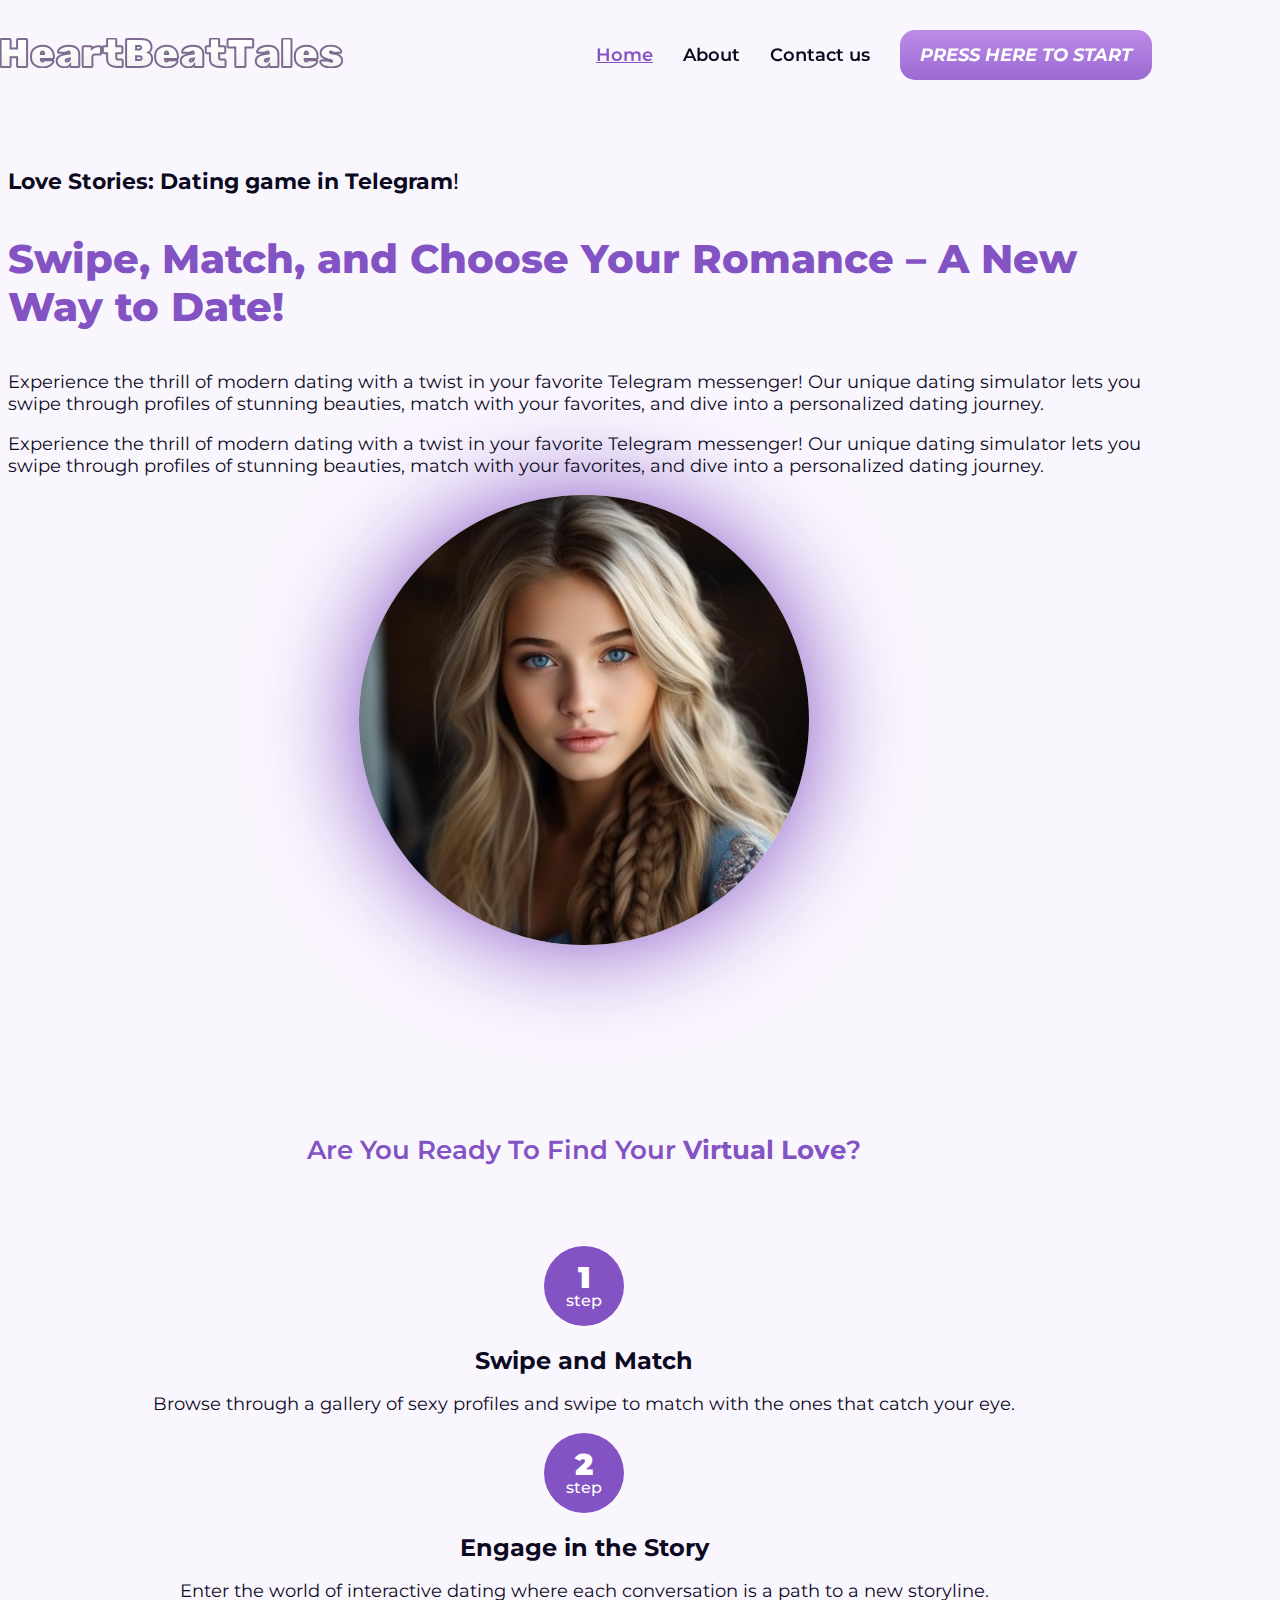
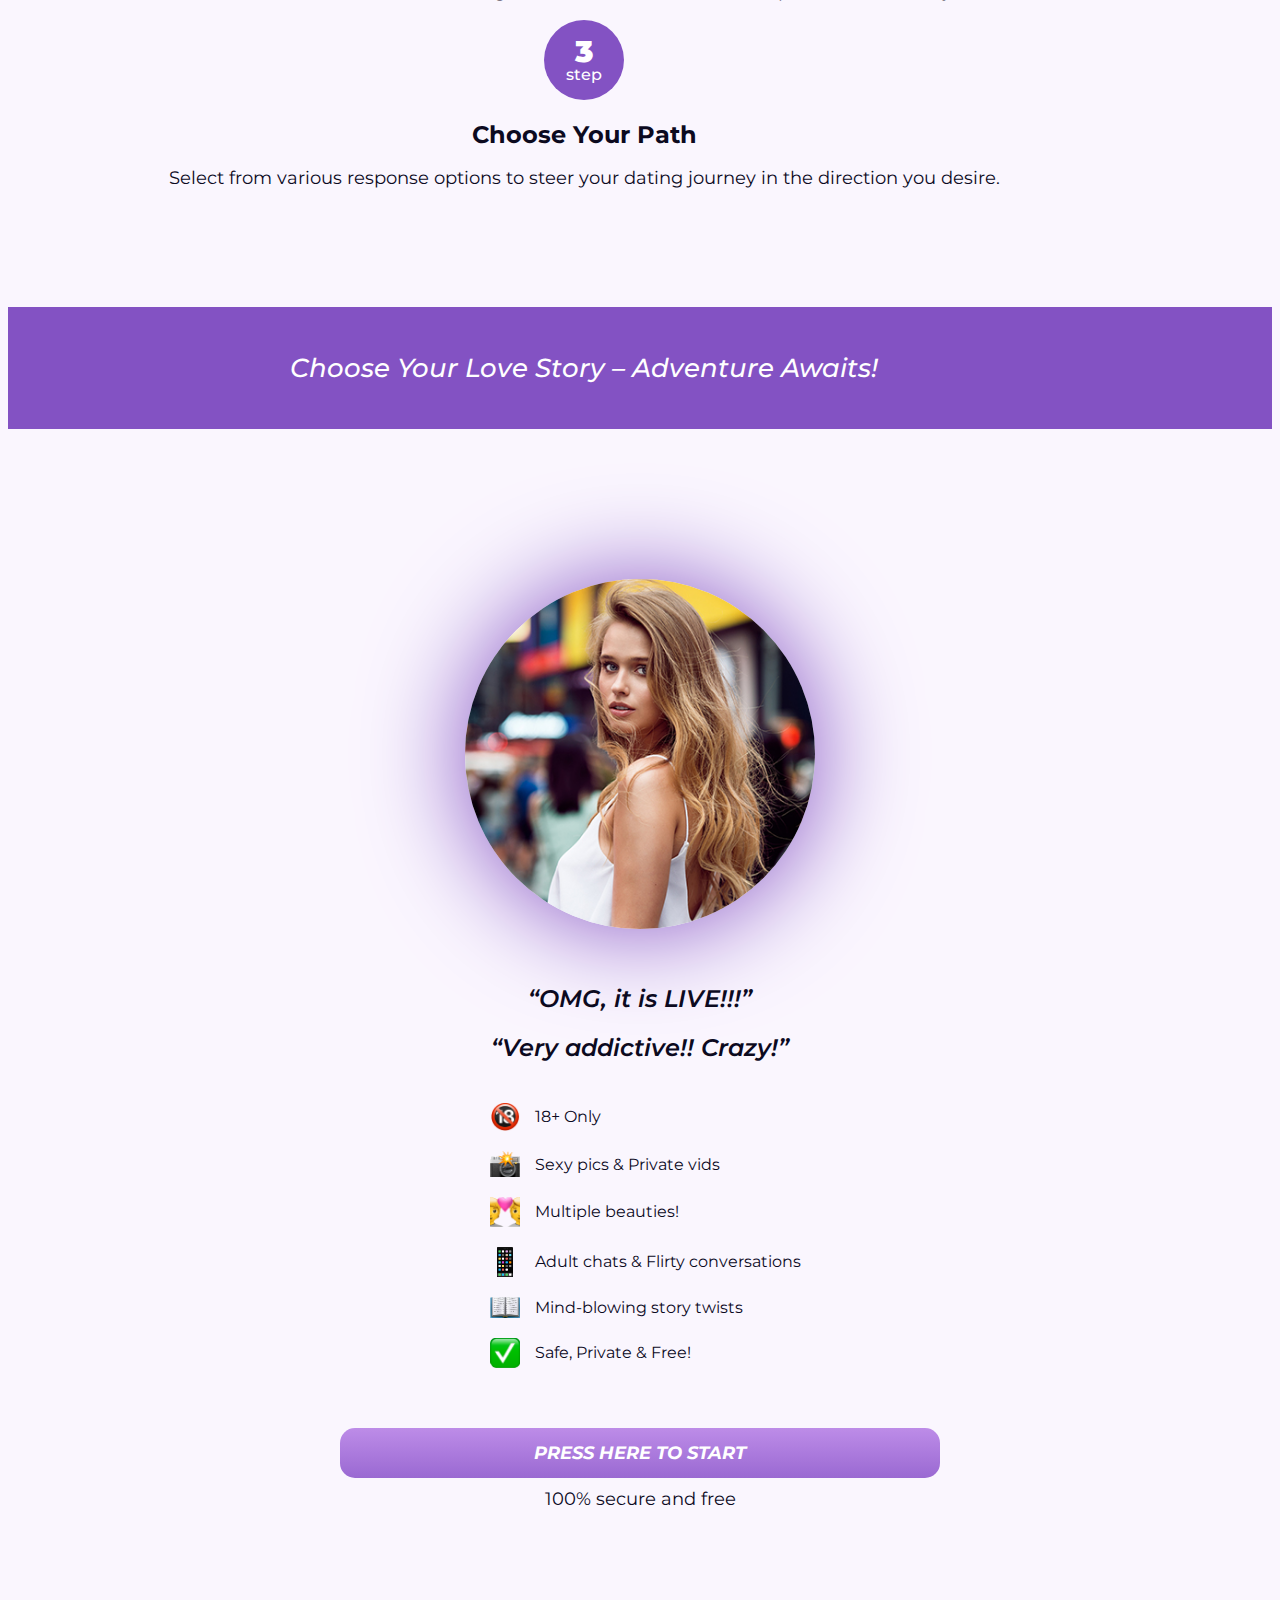
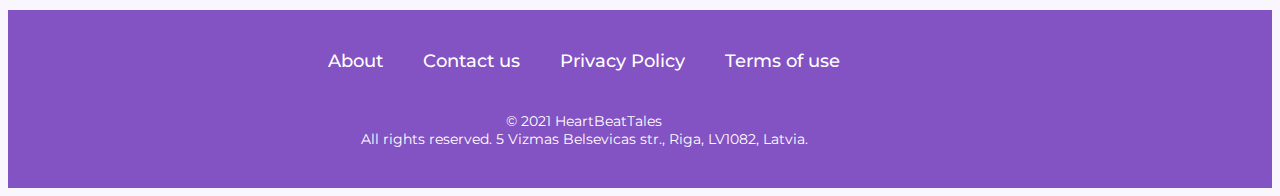
<file: app/index.html>
<!DOCTYPE html>
<html lang="en">

<head>
	<meta charset="utf-8">
	<meta name="viewport" content="width=device-width, initial-scale=1">
	<meta http-equiv="X-UA-Compatible" content="ie=edge">
	<title>HeartBeatTiles</title>
	<link rel="preconnect" href="https://fonts.googleapis.com">
	<link rel="preconnect" href="https://fonts.gstatic.com" crossorigin>
	<link href="https://fonts.googleapis.com/css2?family=Montserrat:wght@300;400;500;600;700;800;900&display=swap"
		rel="stylesheet">
	<link rel="stylesheet" href="https://stackpath.bootstrapcdn.com/bootstrap/5.0.0-alpha1/css/bootstrap.min.css"
		integrity="sha384-r4NyP46KrjDleawBgD5tp8Y7UzmLA05oM1iAEQ17CSuDqnUK2+k9luXQOfXJCJ4I" crossorigin="anonymous">
	<link rel="stylesheet" href="css/style.min.css">
</head>

<body>

	<!-- start header -->
	<header class="header">
		<div class="container-fluid">
			<div class="logo">
				<a href="index.html">
					<img src="img/logo.svg" alt="">
				</a>
			</div>

			<div class="menu-btn">
				<div class="menu-row"></div>
				<div class="menu-row"></div>
				<div class="menu-row"></div>
			</div>
			<div class="menu">

				<ul>
					<li><a href="index.html" class="active">Home</a></li>
					<li><a href="about.html">About</a></li>
					<li><a href="contact.html">Contact us</a></li>
					<li><a href="https://HeartBeatTales.com">Press here to Start</a></li>

				</ul>

			</div>

		</div>
	</header>
	<!-- end header -->

	<!-- start main screen -->
	<section class="main-screen">
		<div class="container-fluid">




			<div class="row">
				<div class="col-lg-6">
					<div class="main-screen__sub-title">
						<span>Love Stories: Dating game in Telegram</span>!
					</div>
					<div class="main-screen__title">
						Swipe, Match, and Choose Your Romance – A New Way
						to Date!
					</div>
					<p>
						Experience the thrill of modern dating with a twist in your favorite Telegram
						messenger! Our unique dating simulator lets you swipe through profiles of
						stunning beauties, match with your favorites, and dive into a personalized
						dating journey.
					</p>

					<p>
						Experience the thrill of modern dating with a twist in your favorite Telegram
						messenger! Our unique dating simulator lets you swipe through profiles of
						stunning beauties, match with your favorites, and dive into a personalized
						dating journey.
					</p>
				</div>
				<div class="col-lg-6">
					<img src="img/1.jpeg" alt="" class="main-screen__img">
				</div>
			</div>



		</div>
	</section>
	<!-- end main screen -->

	<!-- start steps section -->
	<section class="steps-section">
		<div class="container-fluid">
			<h2 class="h2">
				Are you ready to find your <span>virtual love</span>?
			</h2>

			<div class="row">
				<div class="col-lg-4">
					<div class="step-item">
						<div class="step-value">

							1
							<span>
								step
							</span>

						</div>

						<div class="step-title">
							Swipe and Match
						</div>
						<p>
							Browse through a gallery of sexy profiles and swipe to match with the ones that
							catch your eye.
						</p>
					</div>
				</div>

				<div class="col-lg-4">
					<div class="step-item">
						<div class="step-value">

							2
							<span>
								step
							</span>

						</div>

						<div class="step-title">
							Engage in the Story
						</div>
						<p>
							Enter the world of interactive dating where each conversation is a path to a new
							storyline.
						</p>
					</div>
				</div>

				<div class="col-lg-4 ">
					<div class="step-item">
						<div class="step-value">

							3
							<span>
								step
							</span>

						</div>

						<div class="step-title">
							Choose Your Path
						</div>
						<p>
							Select from various response options to steer your dating journey in the
							direction you desire.
						</p>
					</div>
				</div>

			</div>
		</div>
	</section>
	<!-- end steps section -->


	<div class="items-section">
		<div class="container-fluid">
			<div class="items-section__text">
				Choose Your Love Story – Adventure Awaits!
			</div>
		</div>
	</div>


	<div class="row-section">
		<div class="container-fluid">
			<div class="row">
				<div class="col-md-12">
					<img src="img/2.jpeg" alt="" class="girl-img">
				</div>
				<div class="col-md-12">
					<div class="row-title">
						“OMG, it is LIVE!!!”

					</div>
					<div class="row-title">
						“Very addictive!! Crazy!”

					</div>

					<div class="item-list">


						<div class="item">
							<div class="item-img">
								<img src="img/1.png" alt="">
							</div>
							18+ Only
						</div>



						<div class="item">
							<div class="item-img">
								<img src="img/2.png" alt="">
							</div>
							Sexy pics & Private vids
						</div>



						<div class="item">
							<div class="item-img">
								<img src="img/3.png" alt="">
							</div>

							Multiple beauties!
						</div>



						<div class="item">
							<div class="item-img">
								<img src="img/4.png" alt="">
							</div>
							Adult chats & Flirty conversations
						</div>



						<div class="item">
							<div class="item-img">
								<img src="img/5.png" alt="">
							</div>
							Mind-blowing story twists
						</div>



						<div class="item">
							<div class="item-img">
								<img src="img/6.png" alt="">
							</div>
							Safe, Private & Free!
						</div>

					</div>

					<a href="https://HeartBeatTales.com" class="button">
						Press here to Start
					</a>
					<div class="secure">
						100% secure and free
					</div>
				</div>
			</div>
		</div>

	</div>


	<footer class="footer">
		<div class="container-fluid">

			<div class="footer-menu">
				<a href="about.html">
					About
				</a>

				<a href="contact.html">
					Contact us
				</a>

				<a href="privacy.html">
					Privacy Policy
				</a>

				<a href="terms.html">
					Terms of use
				</a>

			</div>
			<div class="copy">
				© 2021 HeartBeatTales<br>
				All rights reserved.
				5 Vizmas Belsevicas str., Riga, LV1082, Latvia.
			</div>
		</div>
	</footer>

	<div class="fixed-footer sticky">
		<a href="https://HeartBeatTales.com" class="fixed-footer__button button">
			PRESS HERE TO START
		</a>
	</div>

	<script src="https://code.jquery.com/jquery-3.7.1.min.js"
		integrity="sha256-/JqT3SQfawRcv/BIHPThkBvs0OEvtFFmqPF/lYI/Cxo=" crossorigin="anonymous"></script>
	<script src="js/main.js"></script>
</body>

</html>
</file>
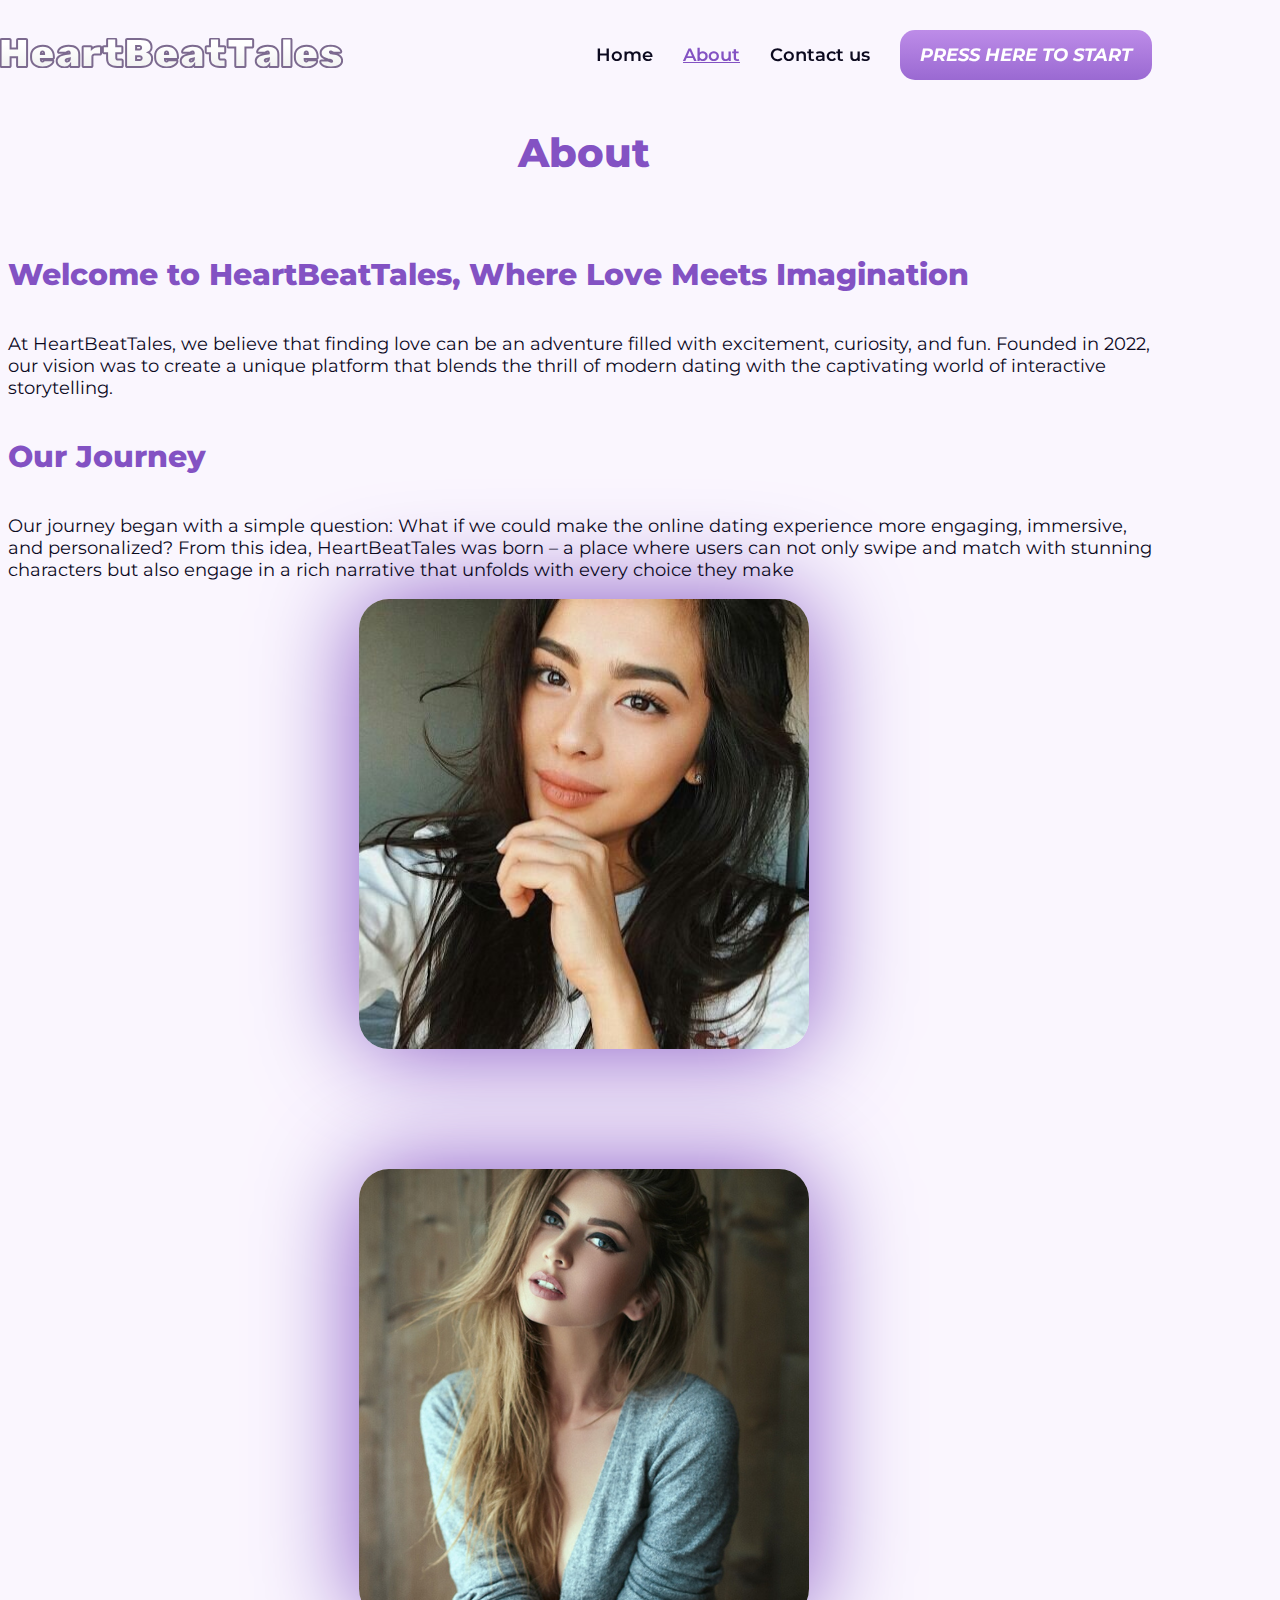
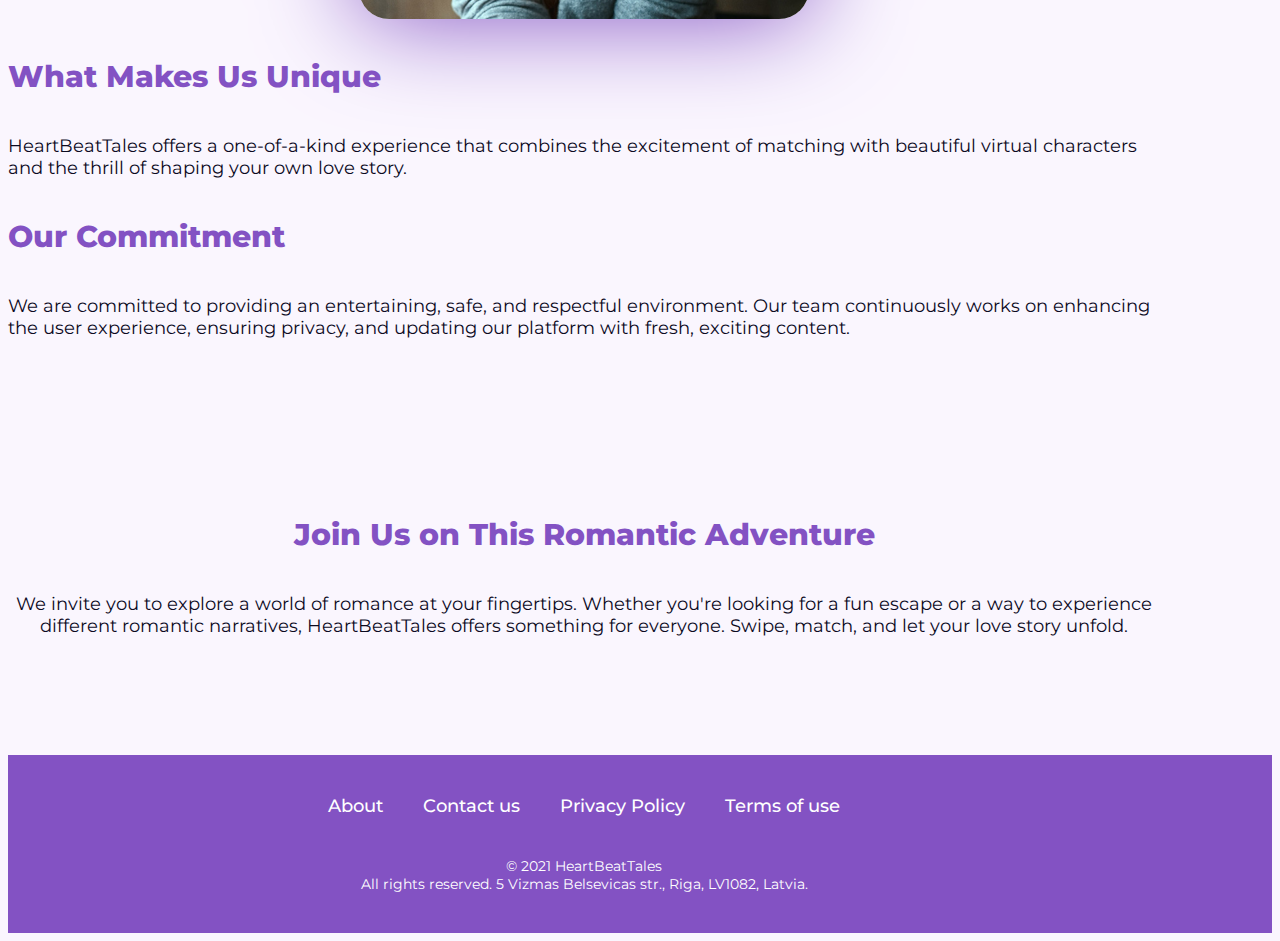
<file: app/about.html>
<!DOCTYPE html>
<html lang="en">
<head>
	<meta charset="utf-8">
    <meta name="viewport" content="width=device-width, initial-scale=1">
	<meta http-equiv="X-UA-Compatible" content="ie=edge">
	<title>HeartBeatTiles</title>
	<link rel="preconnect" href="https://fonts.googleapis.com">
<link rel="preconnect" href="https://fonts.gstatic.com" crossorigin>
<link href="https://fonts.googleapis.com/css2?family=Montserrat:wght@300;400;500;600;700;800;900&display=swap" rel="stylesheet">
	<link rel="stylesheet" href="https://stackpath.bootstrapcdn.com/bootstrap/5.0.0-alpha1/css/bootstrap.min.css" integrity="sha384-r4NyP46KrjDleawBgD5tp8Y7UzmLA05oM1iAEQ17CSuDqnUK2+k9luXQOfXJCJ4I" crossorigin="anonymous">
	<link rel="stylesheet" href="css/style.min.css">
</head>
<body>

	<!-- start header -->
	<header class="header">
		<div class="container-fluid">
			<div class="logo">
				<a href="index.html">
					<img src="img/logo.svg" alt="">
				</a>
			</div>

			<div class="menu-btn">
				<div class="menu-row"></div>
				<div class="menu-row"></div>
				<div class="menu-row"></div>
			</div>
				<div class="menu">
					
					<ul>
						<li><a href="index.html">Home</a></li>
						<li><a href="about.html" class="active">About</a></li>
						<li><a href="contact.html">Contact us</a></li>
						<li><a href="https://HeartBeatTales.com">Press here to Start</a></li>
						
					</ul>

				</div>
			
		</div>
	</header>
	<!-- end header -->



	<section class="main-screen main-screen--center">
		<div class="container-fluid">
	
			<div class="h1">
				About
			</div>
			
			
	
			<div class="row">
				<div class="col-lg-6">
					
			<div class="main-screen__title main-screen__title--s">
				Welcome to HeartBeatTales, Where Love Meets Imagination
			</div>
					<p>
						At HeartBeatTales, we believe that finding love can be an adventure filled with 
excitement, curiosity, and fun. Founded in 2022, our vision was to create a 
unique platform that blends the thrill of modern dating with the captivating 
world of interactive storytelling.
					</p>

					<div class="main-screen__title main-screen__title--s">
						Our Journey
					</div>
							<p>
								Our journey began with a simple question: What if we could make the online 
		dating experience more engaging, immersive, and personalized? From this idea, 
		HeartBeatTales was born – a place where users can not only swipe and match 
		with stunning characters but also engage in a rich narrative that unfolds with 
		every choice they make
							</p>
			
					
				</div>
				<div class="col-lg-6">
	<img src="img/3.jpeg" alt="" class="main-screen__img">
				</div>
			</div>
	
		
			
		</div>
	</section>


	<section class="main-screen main-screen--center main-screen--revert">
		<div class="container-fluid">
	
			
			
	
			<div class="row">

				<div class="col-lg-6">
					<img src="img/44.png" alt="" class="main-screen__img">
								</div>

				<div class="col-lg-6">
					
			<div class="main-screen__title main-screen__title--s">
				What Makes Us Unique

			</div>
					<p>
						HeartBeatTales offers a one-of-a-kind experience that combines the 
excitement of matching with beautiful virtual characters and the thrill of 
shaping your own love story.
					</p>

					<div class="main-screen__title main-screen__title--s">
						Our Commitment
		
					</div>

					<p>
						We are committed to providing an entertaining, safe, and respectful 
environment. Our team continuously works on enhancing the user experience, 
ensuring privacy, and updating our platform with fresh, exciting content.
					</p>
			
					
				</div>
				
			</div>
	
		
			
		</div>
	</section>

	<section class="main-screen main-screen--center main-screen--last main-screen--text-center">
		<div class="container-fluid">
	
			
			
	
			<div class="row">
				<div class="col-lg-12">
					
					<div class="main-screen__title main-screen__title--s">
						Join Us on This Romantic Adventure
		
					</div>

					<p>
						We invite you to explore a world of romance at your fingertips. Whether you're 
looking for a fun escape or a way to experience different romantic narratives, 
HeartBeatTales offers something for everyone. Swipe, match, and let your love 
story unfold.
					</p>
			
					
				</div>
				
			</div>
	
		
			
		</div>
	</section>

	<footer class="footer">
		<div class="container-fluid">

			<div class="footer-menu">
				<a href="about.html">
					About
				</a>
				
				<a href="contact.html">
					Contact us
				</a>

				<a href="privacy.html">
					Privacy Policy
				</a>

				<a href="terms.html">
					Terms of use
				</a>

			</div>
			<div class="copy">
				© 2021 HeartBeatTales<br> 
				All rights reserved.
5 Vizmas Belsevicas str., Riga, LV1082, Latvia.
			</div>
		</div>
	</footer>

	<div class="fixed-footer sticky">
		<a href="https://HeartBeatTales.com" class="fixed-footer__button button">
			PRESS HERE TO START
		</a>
	</div>

	<script
	src="https://code.jquery.com/jquery-3.7.1.min.js"
	integrity="sha256-/JqT3SQfawRcv/BIHPThkBvs0OEvtFFmqPF/lYI/Cxo="
	crossorigin="anonymous"></script>
	<script src="js/main.js"></script>
</body>
</html>
</file>
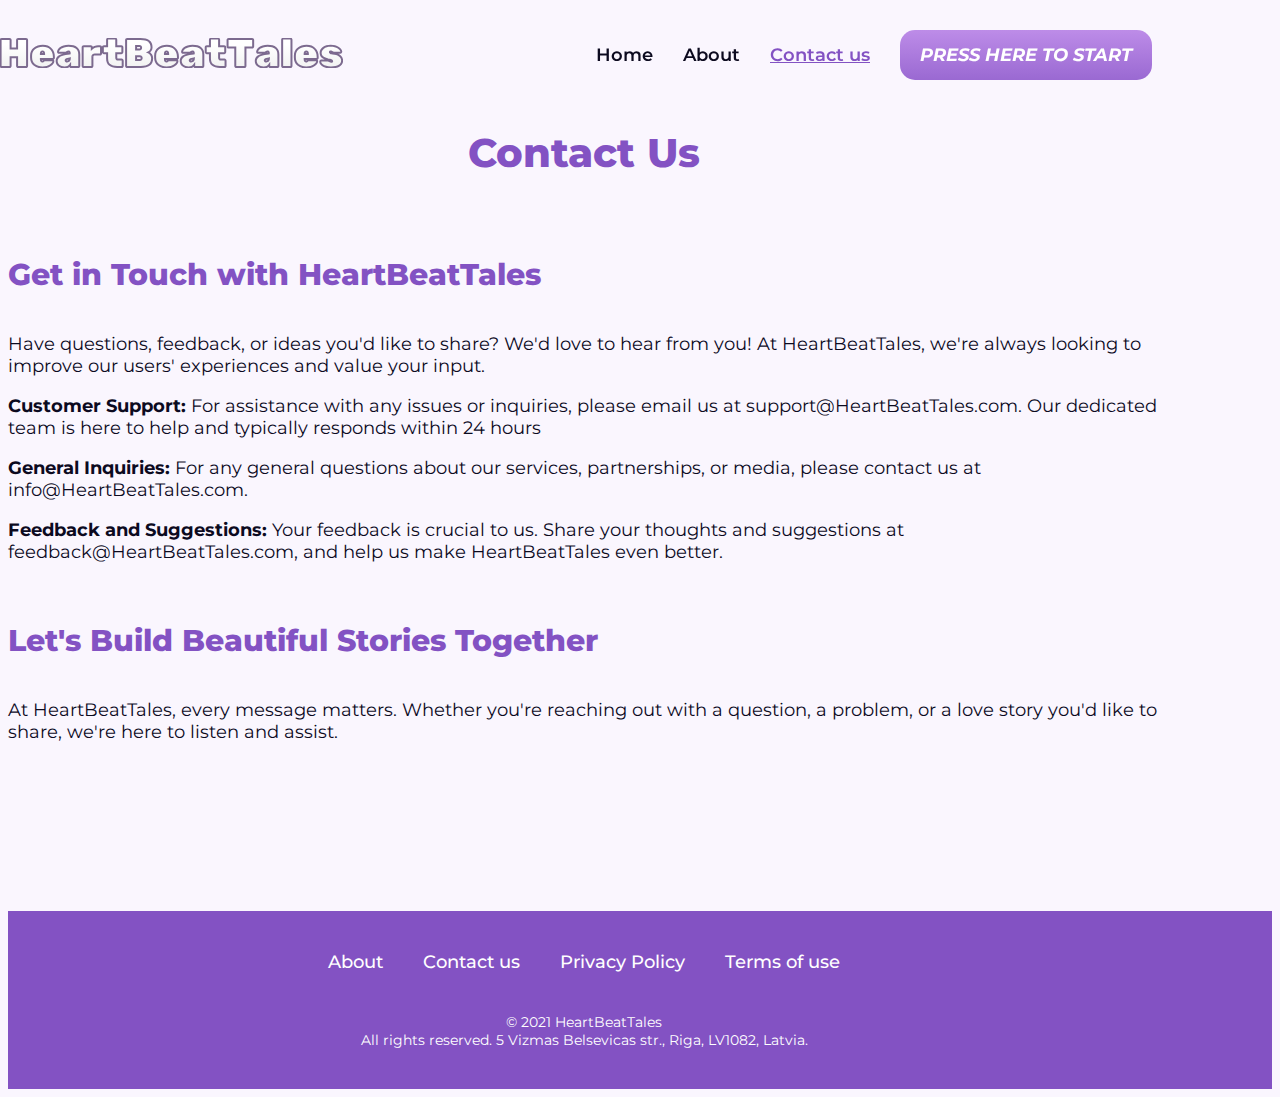
<file: app/contact.html>
<!DOCTYPE html>
<html lang="en">
<head>
	<meta charset="utf-8">
    <meta name="viewport" content="width=device-width, initial-scale=1">
	<meta http-equiv="X-UA-Compatible" content="ie=edge">
	<title>HeartBeatTiles</title>
	<link rel="preconnect" href="https://fonts.googleapis.com">
<link rel="preconnect" href="https://fonts.gstatic.com" crossorigin>
<link href="https://fonts.googleapis.com/css2?family=Montserrat:wght@300;400;500;600;700;800;900&display=swap" rel="stylesheet">
	<link rel="stylesheet" href="https://stackpath.bootstrapcdn.com/bootstrap/5.0.0-alpha1/css/bootstrap.min.css" integrity="sha384-r4NyP46KrjDleawBgD5tp8Y7UzmLA05oM1iAEQ17CSuDqnUK2+k9luXQOfXJCJ4I" crossorigin="anonymous">
	<link rel="stylesheet" href="css/style.min.css">
</head>
<body>

	<!-- start header -->
	<header class="header">
		<div class="container-fluid">
			<div class="logo">
				<a href="index.html">
					<img src="img/logo.svg" alt="">
				</a>
			</div>

			<div class="menu-btn">
				<div class="menu-row"></div>
				<div class="menu-row"></div>
				<div class="menu-row"></div>
			</div>
				<div class="menu">
					
					<ul>
						<li><a href="index.html">Home</a></li>
						<li><a href="about.html" >About</a></li>
						<li><a href="contact.html" class="active">Contact us</a></li>
						<li><a href="https://HeartBeatTales.com">Press here to Start</a></li>
						
					</ul>

				</div>
			
		</div>
	</header>
	<!-- end header -->



	<section class="main-screen main-screen--center main-screen--contact">
		<div class="container-fluid">
	
			<div class="h1">
				Contact Us
			</div>
			
			
	
			<div class="row">
				<div class="col-lg-12">
					
			<div class="main-screen__title main-screen__title--s">
				Get in Touch with HeartBeatTales
			</div>
					<p>
						Have questions, feedback, or ideas you'd like to share? We'd love to hear from 
you! At HeartBeatTales, we're always looking to improve our users' experiences 
and value your input.
					</p>

					
							<p>
								<span>Customer Support:</span> For assistance with any issues or inquiries, please email us 
at support@HeartBeatTales.com. Our dedicated team is here to help and 
typically responds within 24 hours
							</p>
							<p>
								<span>General Inquiries:</span> For any general questions about our services, partnerships, 
or media, please contact us at info@HeartBeatTales.com.
							</p>

							<p>
								<span>Feedback and Suggestions:</span> Your feedback is crucial to us. Share your 
thoughts and suggestions at feedback@HeartBeatTales.com, and help us make 
HeartBeatTales even better.
							</p>

							<div class="main-screen__title main-screen__title--s margin-30">
								Let's Build Beautiful Stories Together
							</div>

							<p>
								At HeartBeatTales, every message matters. Whether you're reaching out with a 
question, a problem, or a love story you'd like to share, we're here to listen and 
assist.
							</p>

							
			
					
				</div>
				
			</div>
	
		
			
		</div>
	</section>


	

	
	

	<footer class="footer">
		<div class="container-fluid">

			<div class="footer-menu">
				<a href="about.html">
					About
				</a>
				
				<a href="contact.html">
					Contact us
				</a>

				<a href="privacy.html">
					Privacy Policy
				</a>

				<a href="terms.html">
					Terms of use
				</a>

			</div>
			<div class="copy">
				© 2021 HeartBeatTales <br> 
				All rights reserved.
5 Vizmas Belsevicas str., Riga, LV1082, Latvia.
			</div>
		</div>
	</footer>

	<div class="fixed-footer sticky">
		<a href="https://HeartBeatTales.com" class="fixed-footer__button button">
			PRESS HERE TO START
		</a>
	</div>

	<script
	src="https://code.jquery.com/jquery-3.7.1.min.js"
	integrity="sha256-/JqT3SQfawRcv/BIHPThkBvs0OEvtFFmqPF/lYI/Cxo="
	crossorigin="anonymous"></script>
	<script src="js/main.js"></script>
</body>
</html>
</file>
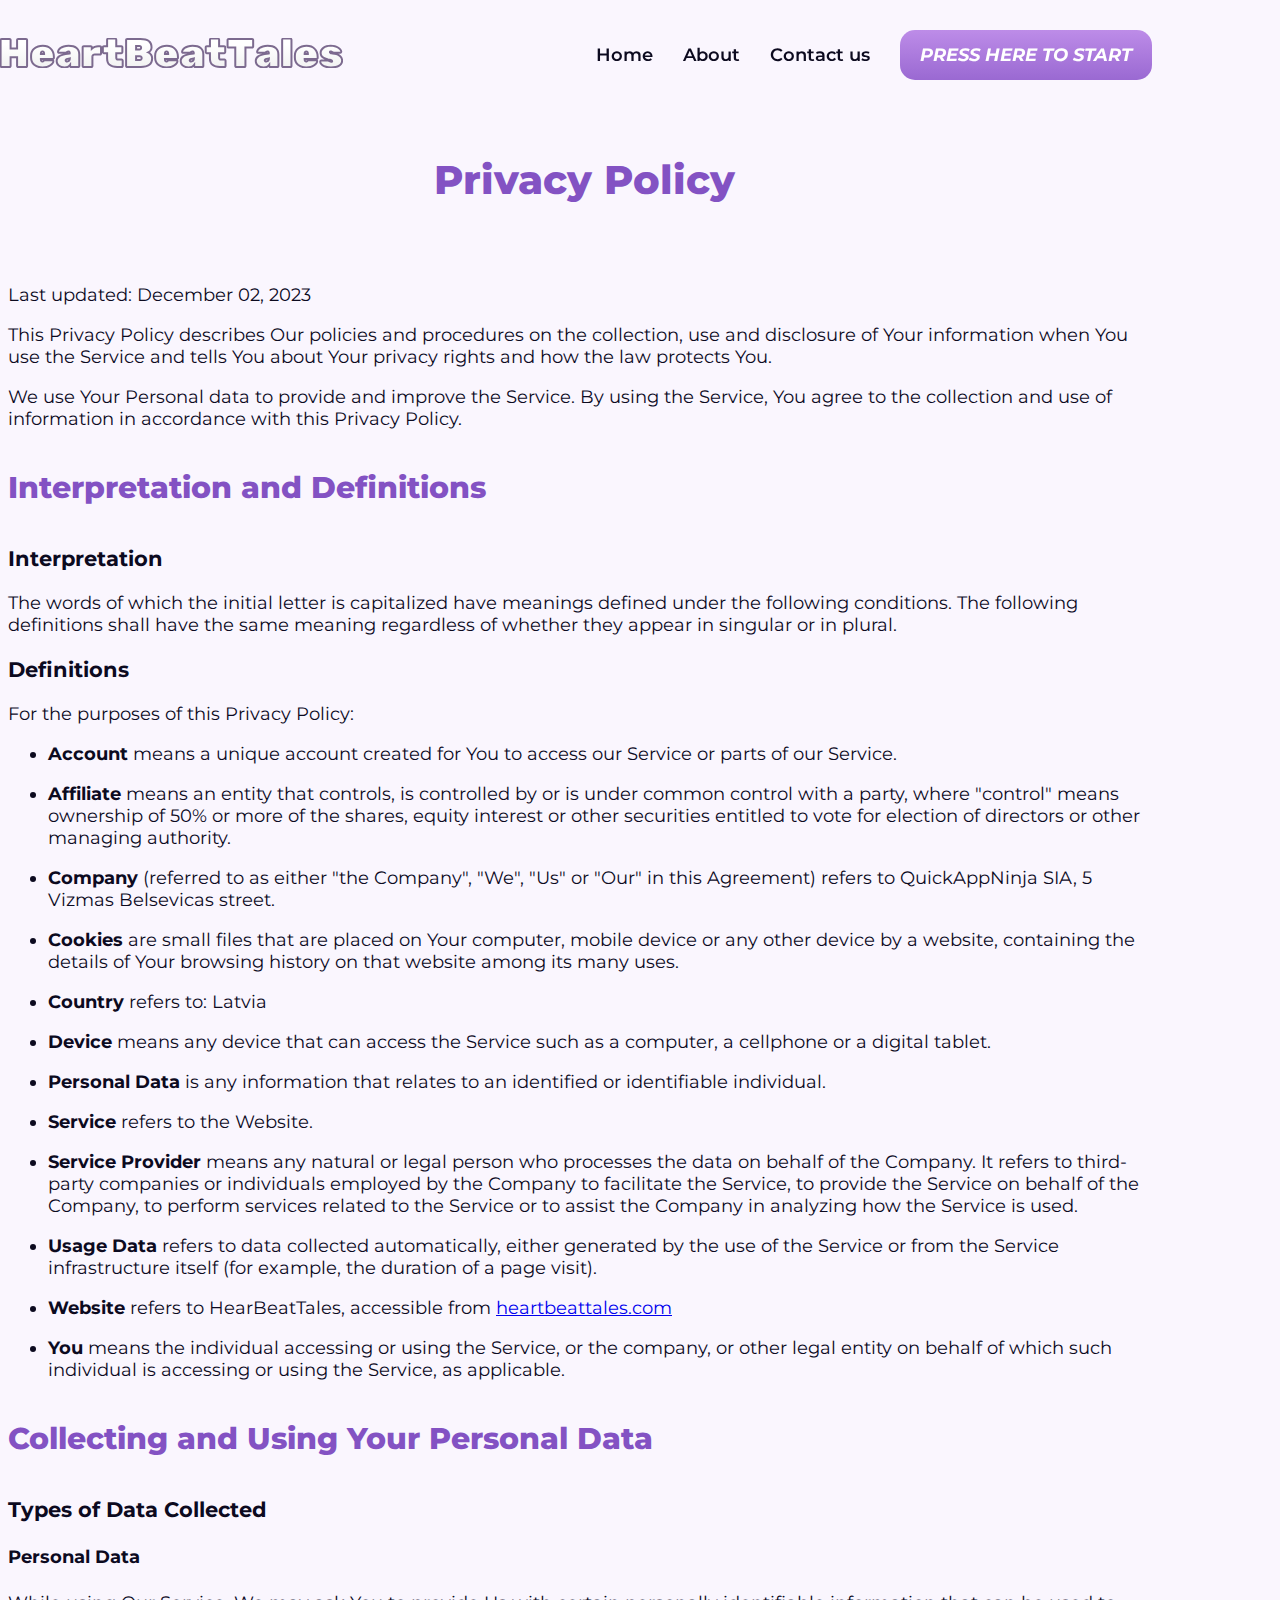
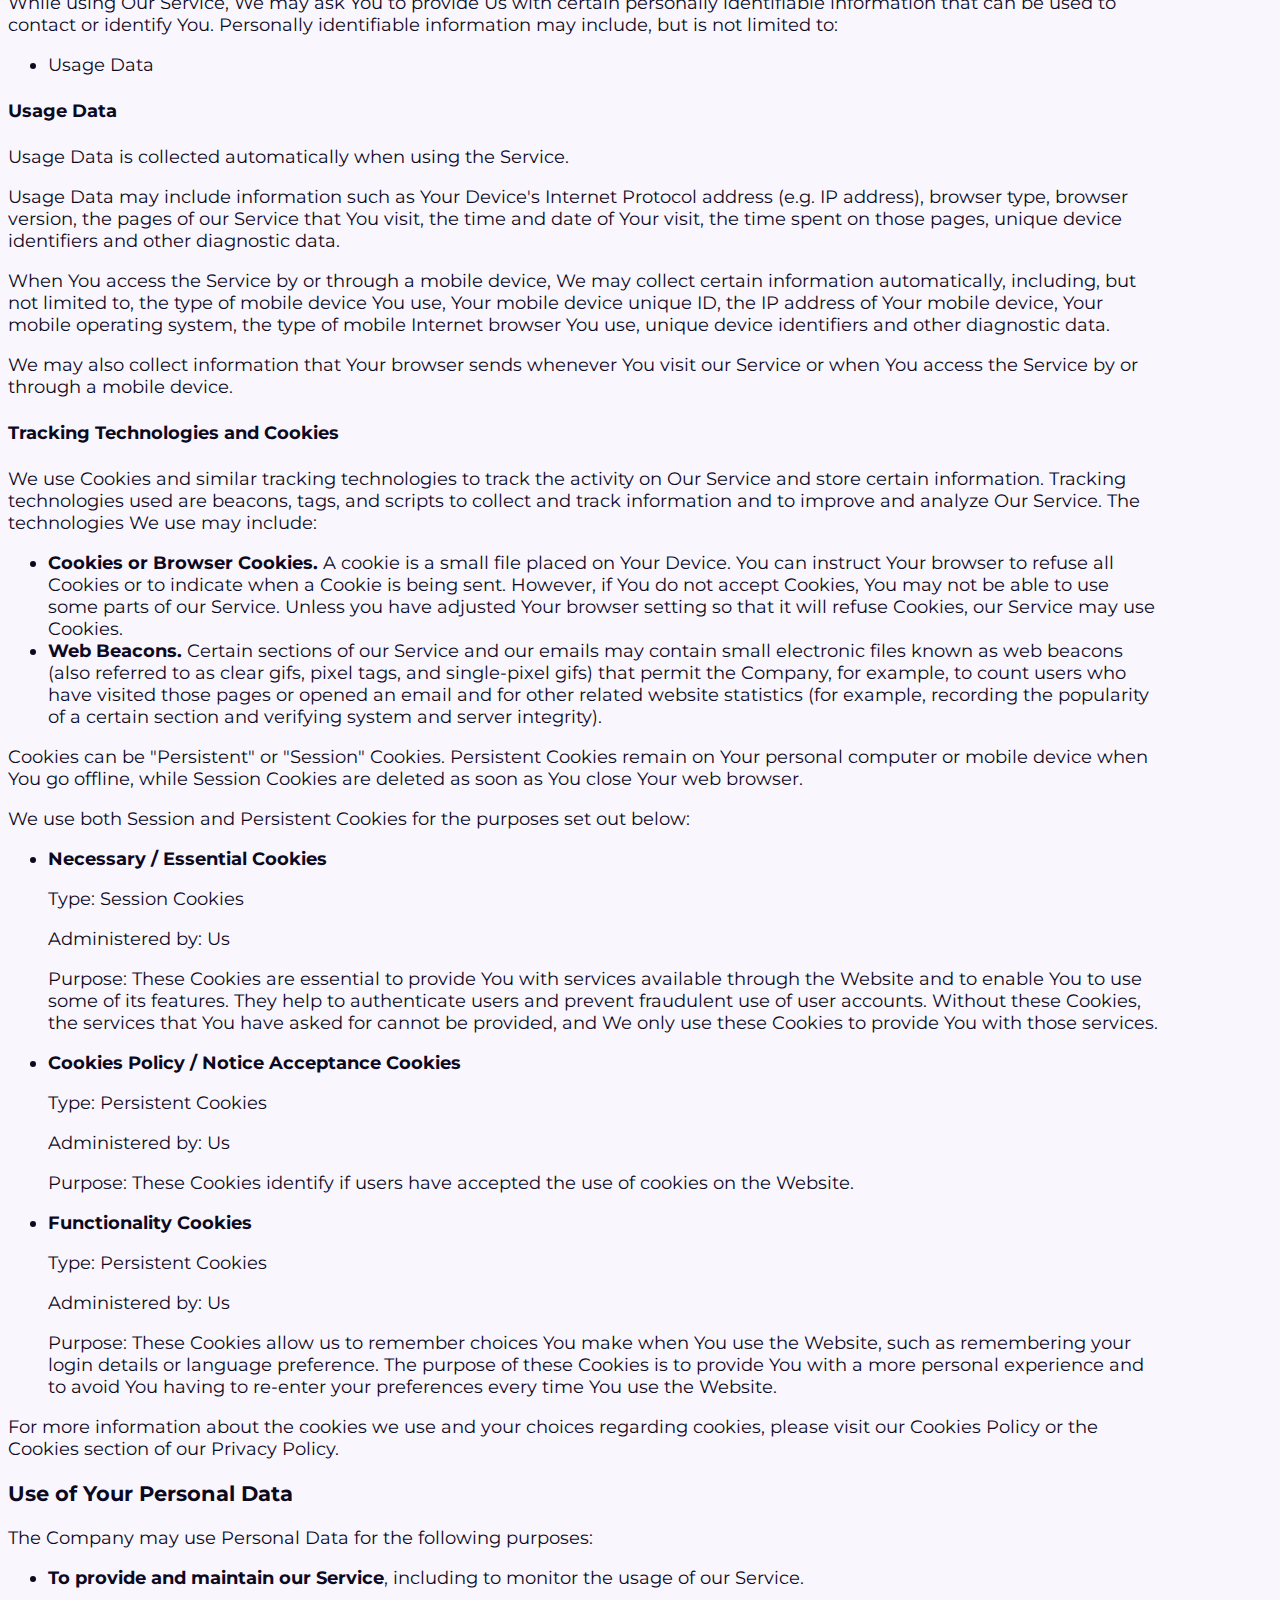
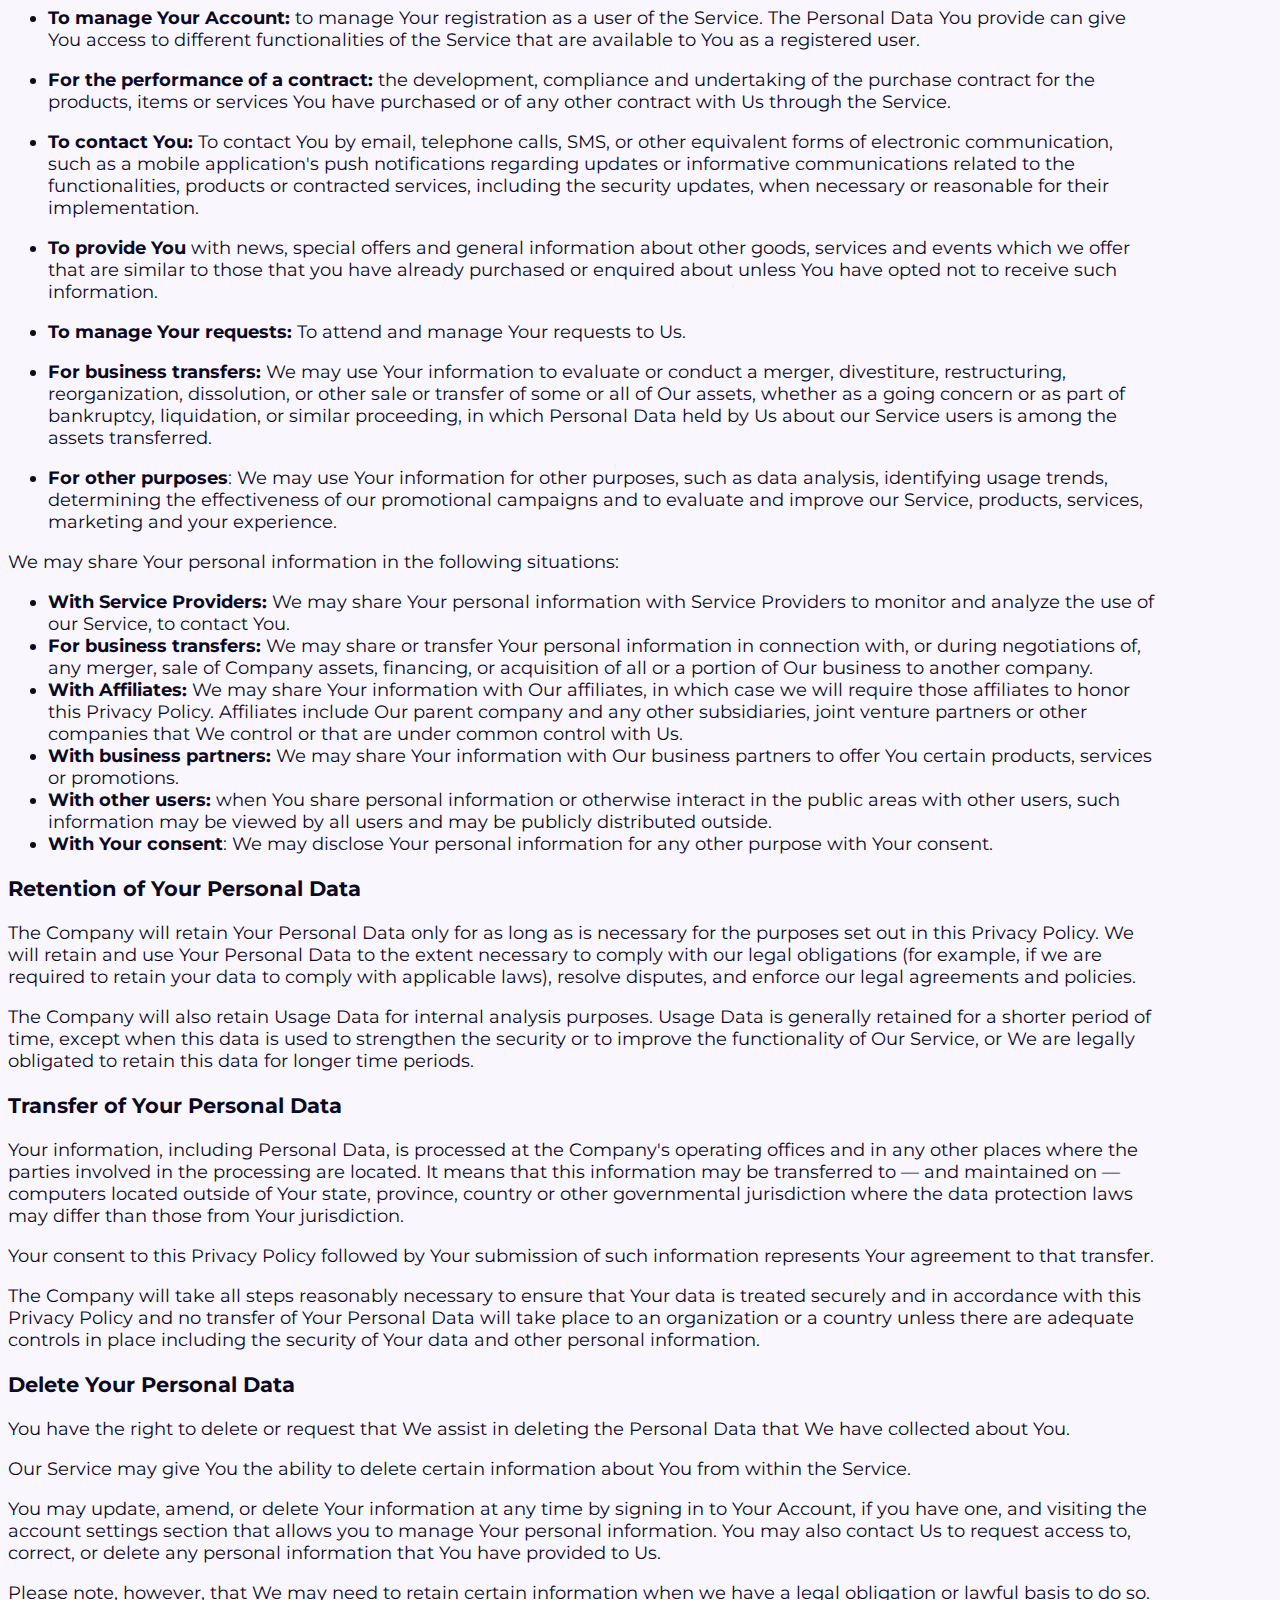
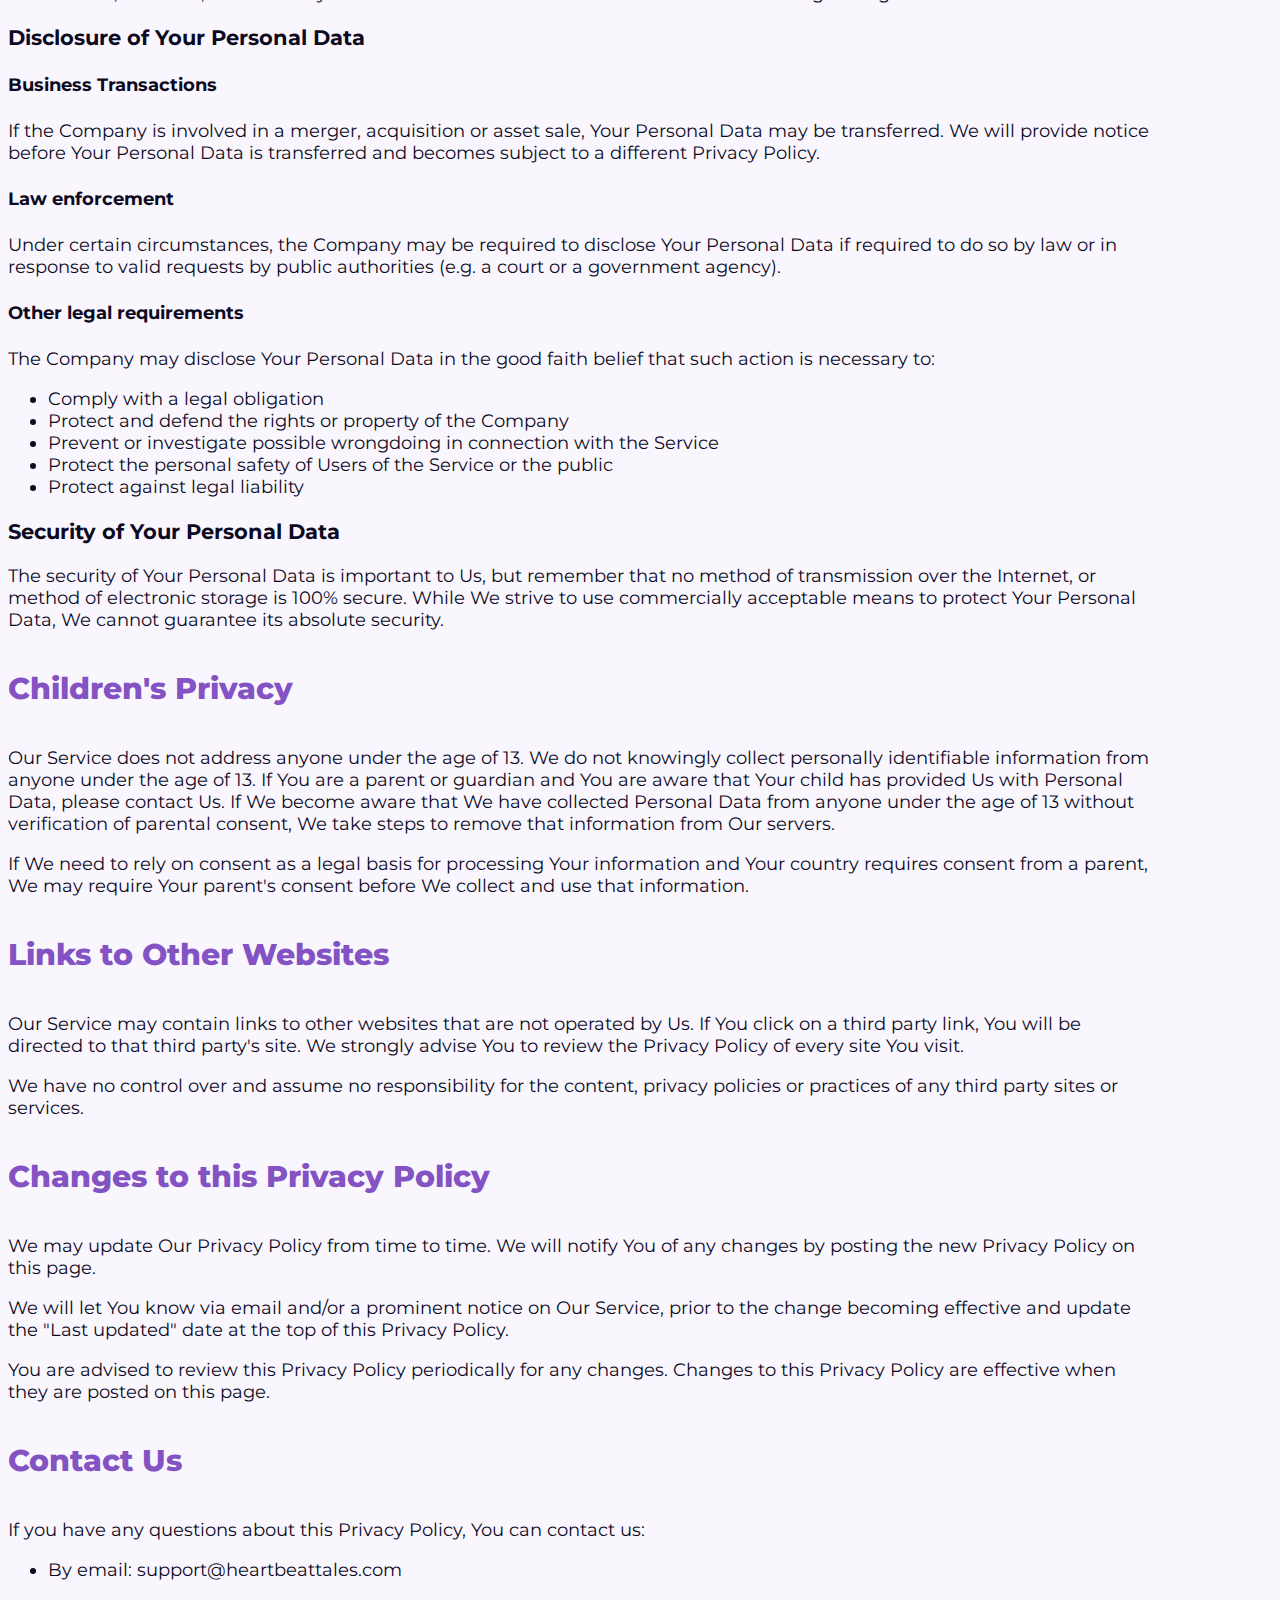
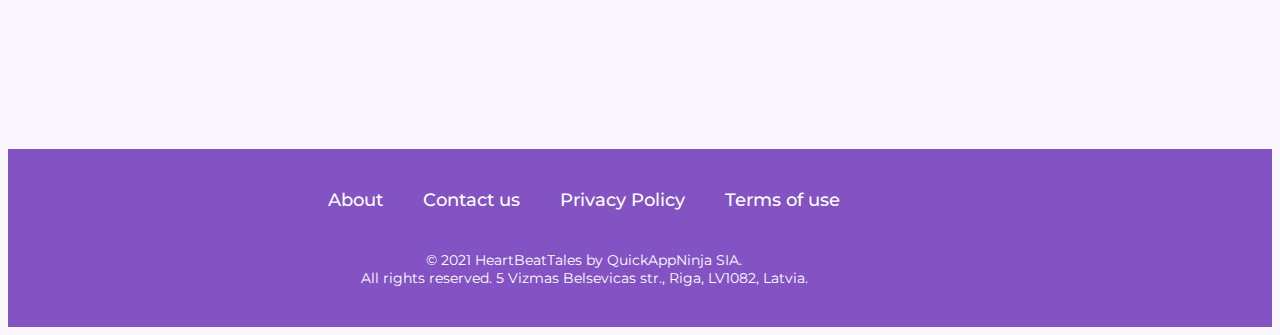
<file: app/privacy.html>
<!DOCTYPE html>
<html lang="en">
<head>
	<meta charset="utf-8">
    <meta name="viewport" content="width=device-width, initial-scale=1">
	<meta http-equiv="X-UA-Compatible" content="ie=edge">
	<title>HeartBeatTiles</title>
	<link rel="preconnect" href="https://fonts.googleapis.com">
<link rel="preconnect" href="https://fonts.gstatic.com" crossorigin>
<link href="https://fonts.googleapis.com/css2?family=Montserrat:wght@300;400;500;600;700;800;900&display=swap" rel="stylesheet">
	<link rel="stylesheet" href="https://stackpath.bootstrapcdn.com/bootstrap/5.0.0-alpha1/css/bootstrap.min.css" integrity="sha384-r4NyP46KrjDleawBgD5tp8Y7UzmLA05oM1iAEQ17CSuDqnUK2+k9luXQOfXJCJ4I" crossorigin="anonymous">
	<link rel="stylesheet" href="css/style.min.css">
</head>
<body>

	<!-- start header -->
	<header class="header">
		<div class="container-fluid">
			<div class="logo">
				<a href="index.html">
					<img src="img/logo.svg" alt="">
				</a>
			</div>

			<div class="menu-btn">
				<div class="menu-row"></div>
				<div class="menu-row"></div>
				<div class="menu-row"></div>
			</div>
				<div class="menu">
					
					<ul>
						<li><a href="index.html">Home</a></li>
						<li><a href="about.html" >About</a></li>
						<li><a href="contact.html">Contact us</a></li>
						<li><a href="https://HeartBeatTales.com">Press here to Start</a></li>
						
					</ul>

				</div>
			
		</div>
	</header>
	<!-- end header -->



	<section class="main-screen main-screen--center main-screen--contact">
		<div class="container-fluid">
	
			<h1 class="h1">Privacy Policy</h1>
<p>Last updated: December 02, 2023</p>
<p>This Privacy Policy describes Our policies and procedures on the collection, use and disclosure of Your information when You use the Service and tells You about Your privacy rights and how the law protects You.</p>
<p>We use Your Personal data to provide and improve the Service. By using the Service, You agree to the collection and use of information in accordance with this Privacy Policy.</p>
<h2>Interpretation and Definitions</h2>
<h3>Interpretation</h3>
<p>The words of which the initial letter is capitalized have meanings defined under the following conditions. The following definitions shall have the same meaning regardless of whether they appear in singular or in plural.</p>
<h3>Definitions</h3>
<p>For the purposes of this Privacy Policy:</p>
<ul>
<li>
<p><strong>Account</strong> means a unique account created for You to access our Service or parts of our Service.</p>
</li>
<li>
<p><strong>Affiliate</strong> means an entity that controls, is controlled by or is under common control with a party, where &quot;control&quot; means ownership of 50% or more of the shares, equity interest or other securities entitled to vote for election of directors or other managing authority.</p>
</li>
<li>
<p><strong>Company</strong> (referred to as either &quot;the Company&quot;, &quot;We&quot;, &quot;Us&quot; or &quot;Our&quot; in this Agreement) refers to QuickAppNinja SIA, 5 Vizmas Belsevicas street.</p>
</li>
<li>
<p><strong>Cookies</strong> are small files that are placed on Your computer, mobile device or any other device by a website, containing the details of Your browsing history on that website among its many uses.</p>
</li>
<li>
<p><strong>Country</strong> refers to:  Latvia</p>
</li>
<li>
<p><strong>Device</strong> means any device that can access the Service such as a computer, a cellphone or a digital tablet.</p>
</li>
<li>
<p><strong>Personal Data</strong> is any information that relates to an identified or identifiable individual.</p>
</li>
<li>
<p><strong>Service</strong> refers to the Website.</p>
</li>
<li>
<p><strong>Service Provider</strong> means any natural or legal person who processes the data on behalf of the Company. It refers to third-party companies or individuals employed by the Company to facilitate the Service, to provide the Service on behalf of the Company, to perform services related to the Service or to assist the Company in analyzing how the Service is used.</p>
</li>
<li>
<p><strong>Usage Data</strong> refers to data collected automatically, either generated by the use of the Service or from the Service infrastructure itself (for example, the duration of a page visit).</p>
</li>
<li>
<p><strong>Website</strong> refers to HearBeatTales, accessible from <a href="heartbeattales.com" rel="external nofollow noopener" target="_blank">heartbeattales.com</a></p>
</li>
<li>
<p><strong>You</strong> means the individual accessing or using the Service, or the company, or other legal entity on behalf of which such individual is accessing or using the Service, as applicable.</p>
</li>
</ul>
<h2>Collecting and Using Your Personal Data</h2>
<h3>Types of Data Collected</h3>
<h4>Personal Data</h4>
<p>While using Our Service, We may ask You to provide Us with certain personally identifiable information that can be used to contact or identify You. Personally identifiable information may include, but is not limited to:</p>
<ul>
<li>Usage Data</li>
</ul>
<h4>Usage Data</h4>
<p>Usage Data is collected automatically when using the Service.</p>
<p>Usage Data may include information such as Your Device's Internet Protocol address (e.g. IP address), browser type, browser version, the pages of our Service that You visit, the time and date of Your visit, the time spent on those pages, unique device identifiers and other diagnostic data.</p>
<p>When You access the Service by or through a mobile device, We may collect certain information automatically, including, but not limited to, the type of mobile device You use, Your mobile device unique ID, the IP address of Your mobile device, Your mobile operating system, the type of mobile Internet browser You use, unique device identifiers and other diagnostic data.</p>
<p>We may also collect information that Your browser sends whenever You visit our Service or when You access the Service by or through a mobile device.</p>
<h4>Tracking Technologies and Cookies</h4>
<p>We use Cookies and similar tracking technologies to track the activity on Our Service and store certain information. Tracking technologies used are beacons, tags, and scripts to collect and track information and to improve and analyze Our Service. The technologies We use may include:</p>
<ul>
<li><strong>Cookies or Browser Cookies.</strong> A cookie is a small file placed on Your Device. You can instruct Your browser to refuse all Cookies or to indicate when a Cookie is being sent. However, if You do not accept Cookies, You may not be able to use some parts of our Service. Unless you have adjusted Your browser setting so that it will refuse Cookies, our Service may use Cookies.</li>
<li><strong>Web Beacons.</strong> Certain sections of our Service and our emails may contain small electronic files known as web beacons (also referred to as clear gifs, pixel tags, and single-pixel gifs) that permit the Company, for example, to count users who have visited those pages or opened an email and for other related website statistics (for example, recording the popularity of a certain section and verifying system and server integrity).</li>
</ul>
<p>Cookies can be &quot;Persistent&quot; or &quot;Session&quot; Cookies. Persistent Cookies remain on Your personal computer or mobile device when You go offline, while Session Cookies are deleted as soon as You close Your web browser.</p>
<p>We use both Session and Persistent Cookies for the purposes set out below:</p>
<ul>
<li>
<p><strong>Necessary / Essential Cookies</strong></p>
<p>Type: Session Cookies</p>
<p>Administered by: Us</p>
<p>Purpose: These Cookies are essential to provide You with services available through the Website and to enable You to use some of its features. They help to authenticate users and prevent fraudulent use of user accounts. Without these Cookies, the services that You have asked for cannot be provided, and We only use these Cookies to provide You with those services.</p>
</li>
<li>
<p><strong>Cookies Policy / Notice Acceptance Cookies</strong></p>
<p>Type: Persistent Cookies</p>
<p>Administered by: Us</p>
<p>Purpose: These Cookies identify if users have accepted the use of cookies on the Website.</p>
</li>
<li>
<p><strong>Functionality Cookies</strong></p>
<p>Type: Persistent Cookies</p>
<p>Administered by: Us</p>
<p>Purpose: These Cookies allow us to remember choices You make when You use the Website, such as remembering your login details or language preference. The purpose of these Cookies is to provide You with a more personal experience and to avoid You having to re-enter your preferences every time You use the Website.</p>
</li>
</ul>
<p>For more information about the cookies we use and your choices regarding cookies, please visit our Cookies Policy or the Cookies section of our Privacy Policy.</p>
<h3>Use of Your Personal Data</h3>
<p>The Company may use Personal Data for the following purposes:</p>
<ul>
<li>
<p><strong>To provide and maintain our Service</strong>, including to monitor the usage of our Service.</p>
</li>
<li>
<p><strong>To manage Your Account:</strong> to manage Your registration as a user of the Service. The Personal Data You provide can give You access to different functionalities of the Service that are available to You as a registered user.</p>
</li>
<li>
<p><strong>For the performance of a contract:</strong> the development, compliance and undertaking of the purchase contract for the products, items or services You have purchased or of any other contract with Us through the Service.</p>
</li>
<li>
<p><strong>To contact You:</strong> To contact You by email, telephone calls, SMS, or other equivalent forms of electronic communication, such as a mobile application's push notifications regarding updates or informative communications related to the functionalities, products or contracted services, including the security updates, when necessary or reasonable for their implementation.</p>
</li>
<li>
<p><strong>To provide You</strong> with news, special offers and general information about other goods, services and events which we offer that are similar to those that you have already purchased or enquired about unless You have opted not to receive such information.</p>
</li>
<li>
<p><strong>To manage Your requests:</strong> To attend and manage Your requests to Us.</p>
</li>
<li>
<p><strong>For business transfers:</strong> We may use Your information to evaluate or conduct a merger, divestiture, restructuring, reorganization, dissolution, or other sale or transfer of some or all of Our assets, whether as a going concern or as part of bankruptcy, liquidation, or similar proceeding, in which Personal Data held by Us about our Service users is among the assets transferred.</p>
</li>
<li>
<p><strong>For other purposes</strong>: We may use Your information for other purposes, such as data analysis, identifying usage trends, determining the effectiveness of our promotional campaigns and to evaluate and improve our Service, products, services, marketing and your experience.</p>
</li>
</ul>
<p>We may share Your personal information in the following situations:</p>
<ul>
<li><strong>With Service Providers:</strong> We may share Your personal information with Service Providers to monitor and analyze the use of our Service,  to contact You.</li>
<li><strong>For business transfers:</strong> We may share or transfer Your personal information in connection with, or during negotiations of, any merger, sale of Company assets, financing, or acquisition of all or a portion of Our business to another company.</li>
<li><strong>With Affiliates:</strong> We may share Your information with Our affiliates, in which case we will require those affiliates to honor this Privacy Policy. Affiliates include Our parent company and any other subsidiaries, joint venture partners or other companies that We control or that are under common control with Us.</li>
<li><strong>With business partners:</strong> We may share Your information with Our business partners to offer You certain products, services or promotions.</li>
<li><strong>With other users:</strong> when You share personal information or otherwise interact in the public areas with other users, such information may be viewed by all users and may be publicly distributed outside.</li>
<li><strong>With Your consent</strong>: We may disclose Your personal information for any other purpose with Your consent.</li>
</ul>
<h3>Retention of Your Personal Data</h3>
<p>The Company will retain Your Personal Data only for as long as is necessary for the purposes set out in this Privacy Policy. We will retain and use Your Personal Data to the extent necessary to comply with our legal obligations (for example, if we are required to retain your data to comply with applicable laws), resolve disputes, and enforce our legal agreements and policies.</p>
<p>The Company will also retain Usage Data for internal analysis purposes. Usage Data is generally retained for a shorter period of time, except when this data is used to strengthen the security or to improve the functionality of Our Service, or We are legally obligated to retain this data for longer time periods.</p>
<h3>Transfer of Your Personal Data</h3>
<p>Your information, including Personal Data, is processed at the Company's operating offices and in any other places where the parties involved in the processing are located. It means that this information may be transferred to — and maintained on — computers located outside of Your state, province, country or other governmental jurisdiction where the data protection laws may differ than those from Your jurisdiction.</p>
<p>Your consent to this Privacy Policy followed by Your submission of such information represents Your agreement to that transfer.</p>
<p>The Company will take all steps reasonably necessary to ensure that Your data is treated securely and in accordance with this Privacy Policy and no transfer of Your Personal Data will take place to an organization or a country unless there are adequate controls in place including the security of Your data and other personal information.</p>
<h3>Delete Your Personal Data</h3>
<p>You have the right to delete or request that We assist in deleting the Personal Data that We have collected about You.</p>
<p>Our Service may give You the ability to delete certain information about You from within the Service.</p>
<p>You may update, amend, or delete Your information at any time by signing in to Your Account, if you have one, and visiting the account settings section that allows you to manage Your personal information. You may also contact Us to request access to, correct, or delete any personal information that You have provided to Us.</p>
<p>Please note, however, that We may need to retain certain information when we have a legal obligation or lawful basis to do so.</p>
<h3>Disclosure of Your Personal Data</h3>
<h4>Business Transactions</h4>
<p>If the Company is involved in a merger, acquisition or asset sale, Your Personal Data may be transferred. We will provide notice before Your Personal Data is transferred and becomes subject to a different Privacy Policy.</p>
<h4>Law enforcement</h4>
<p>Under certain circumstances, the Company may be required to disclose Your Personal Data if required to do so by law or in response to valid requests by public authorities (e.g. a court or a government agency).</p>
<h4>Other legal requirements</h4>
<p>The Company may disclose Your Personal Data in the good faith belief that such action is necessary to:</p>
<ul>
<li>Comply with a legal obligation</li>
<li>Protect and defend the rights or property of the Company</li>
<li>Prevent or investigate possible wrongdoing in connection with the Service</li>
<li>Protect the personal safety of Users of the Service or the public</li>
<li>Protect against legal liability</li>
</ul>
<h3>Security of Your Personal Data</h3>
<p>The security of Your Personal Data is important to Us, but remember that no method of transmission over the Internet, or method of electronic storage is 100% secure. While We strive to use commercially acceptable means to protect Your Personal Data, We cannot guarantee its absolute security.</p>
<h2>Children's Privacy</h2>
<p>Our Service does not address anyone under the age of 13. We do not knowingly collect personally identifiable information from anyone under the age of 13. If You are a parent or guardian and You are aware that Your child has provided Us with Personal Data, please contact Us. If We become aware that We have collected Personal Data from anyone under the age of 13 without verification of parental consent, We take steps to remove that information from Our servers.</p>
<p>If We need to rely on consent as a legal basis for processing Your information and Your country requires consent from a parent, We may require Your parent's consent before We collect and use that information.</p>
<h2>Links to Other Websites</h2>
<p>Our Service may contain links to other websites that are not operated by Us. If You click on a third party link, You will be directed to that third party's site. We strongly advise You to review the Privacy Policy of every site You visit.</p>
<p>We have no control over and assume no responsibility for the content, privacy policies or practices of any third party sites or services.</p>
<h2>Changes to this Privacy Policy</h2>
<p>We may update Our Privacy Policy from time to time. We will notify You of any changes by posting the new Privacy Policy on this page.</p>
<p>We will let You know via email and/or a prominent notice on Our Service, prior to the change becoming effective and update the &quot;Last updated&quot; date at the top of this Privacy Policy.</p>
<p>You are advised to review this Privacy Policy periodically for any changes. Changes to this Privacy Policy are effective when they are posted on this page.</p>
<h2>Contact Us</h2>
<p>If you have any questions about this Privacy Policy, You can contact us:</p>
<ul>
<li>By email: support@heartbeattales.com</li>
</ul>
		</div>
	</section>


	

	<div class="fixed-footer sticky">
		<a href="https://HeartBeatTales.com" class="fixed-footer__button button">
			PRESS HERE TO START
		</a>
	</div>
	

	<footer class="footer">
		<div class="container-fluid">

			<div class="footer-menu">
				<a href="about.html">
					About
				</a>
				
				<a href="contact.html">
					Contact us
				</a>

				<a href="privacy.html">
					Privacy Policy
				</a>

				<a href="terms.html">
					Terms of use
				</a>

			</div>
			<div class="copy">
				© 2021 HeartBeatTales by QuickAppNinja SIA. <br> 
				All rights reserved.
5 Vizmas Belsevicas str., Riga, LV1082, Latvia.
			</div>
		</div>
	</footer>
	<script
	src="https://code.jquery.com/jquery-3.7.1.min.js"
	integrity="sha256-/JqT3SQfawRcv/BIHPThkBvs0OEvtFFmqPF/lYI/Cxo="
	crossorigin="anonymous"></script>
	<script src="js/main.js"></script>
</body>
</html>
</file>
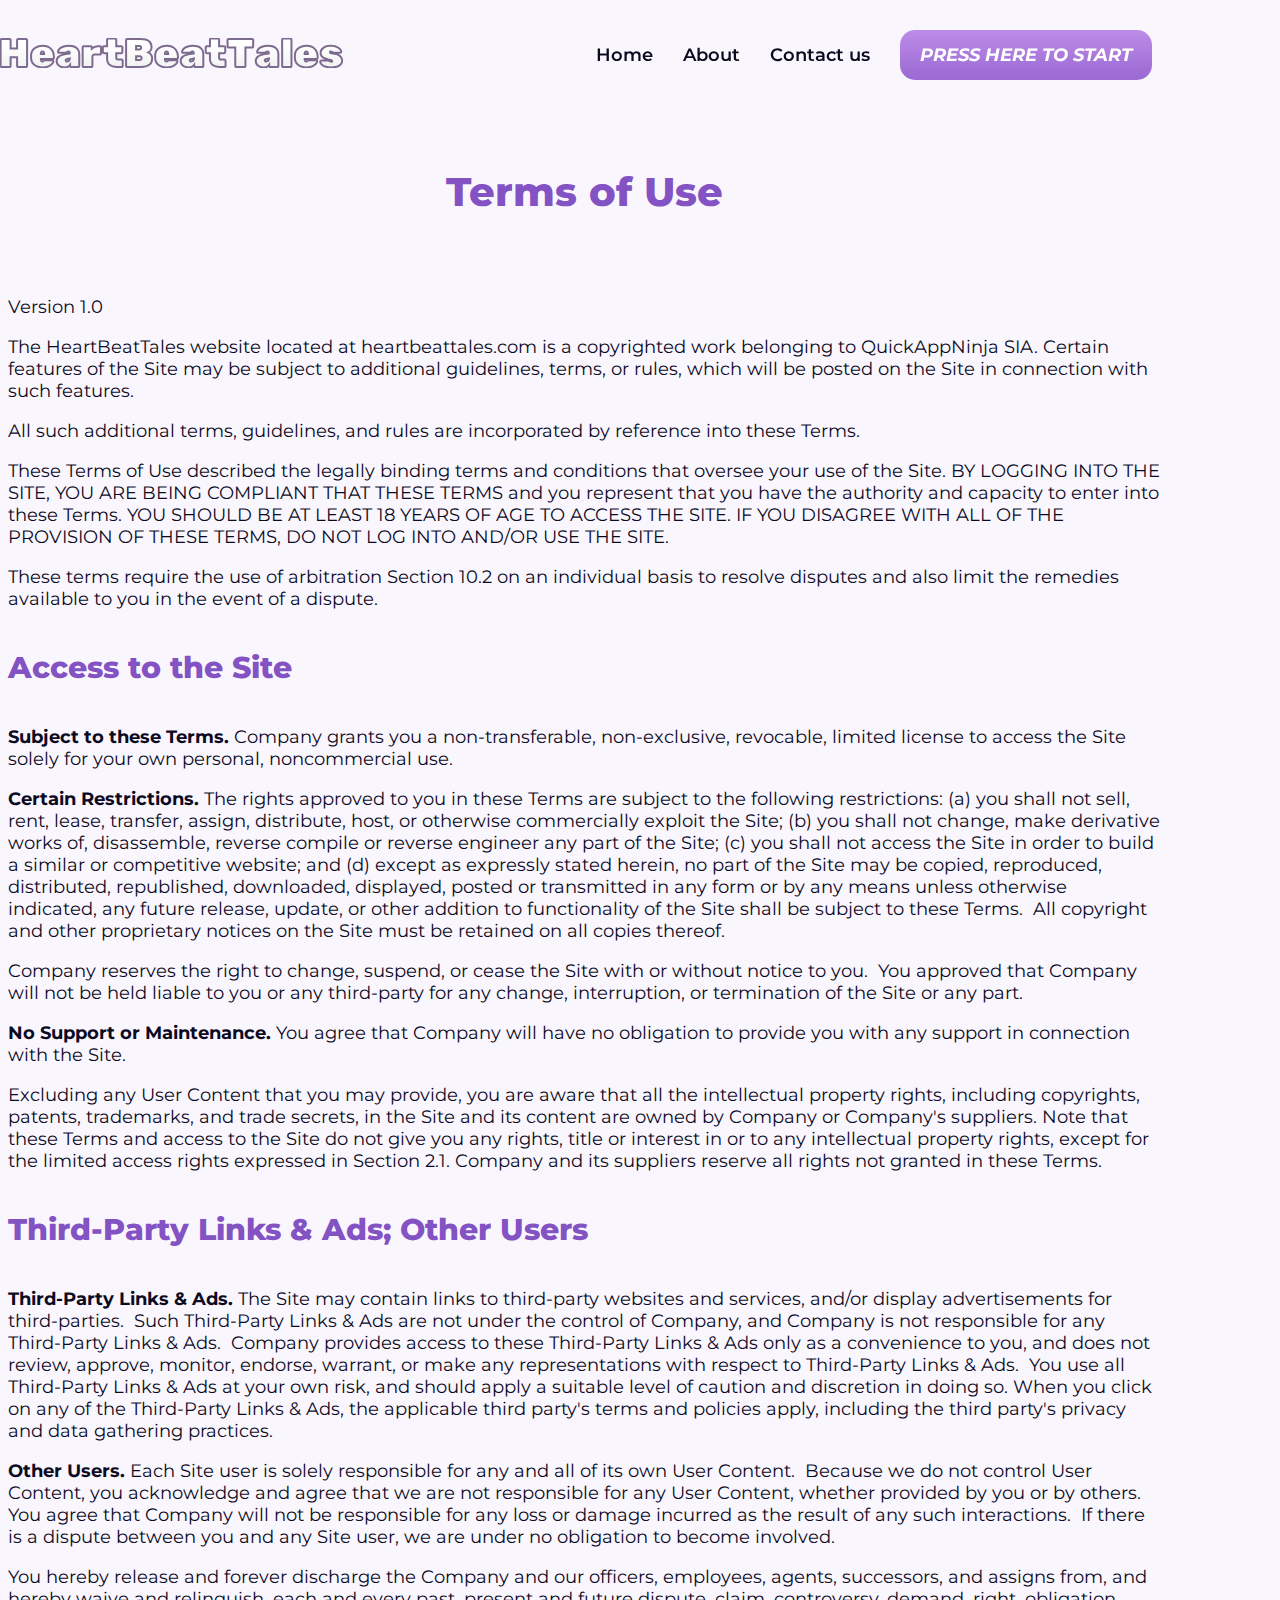
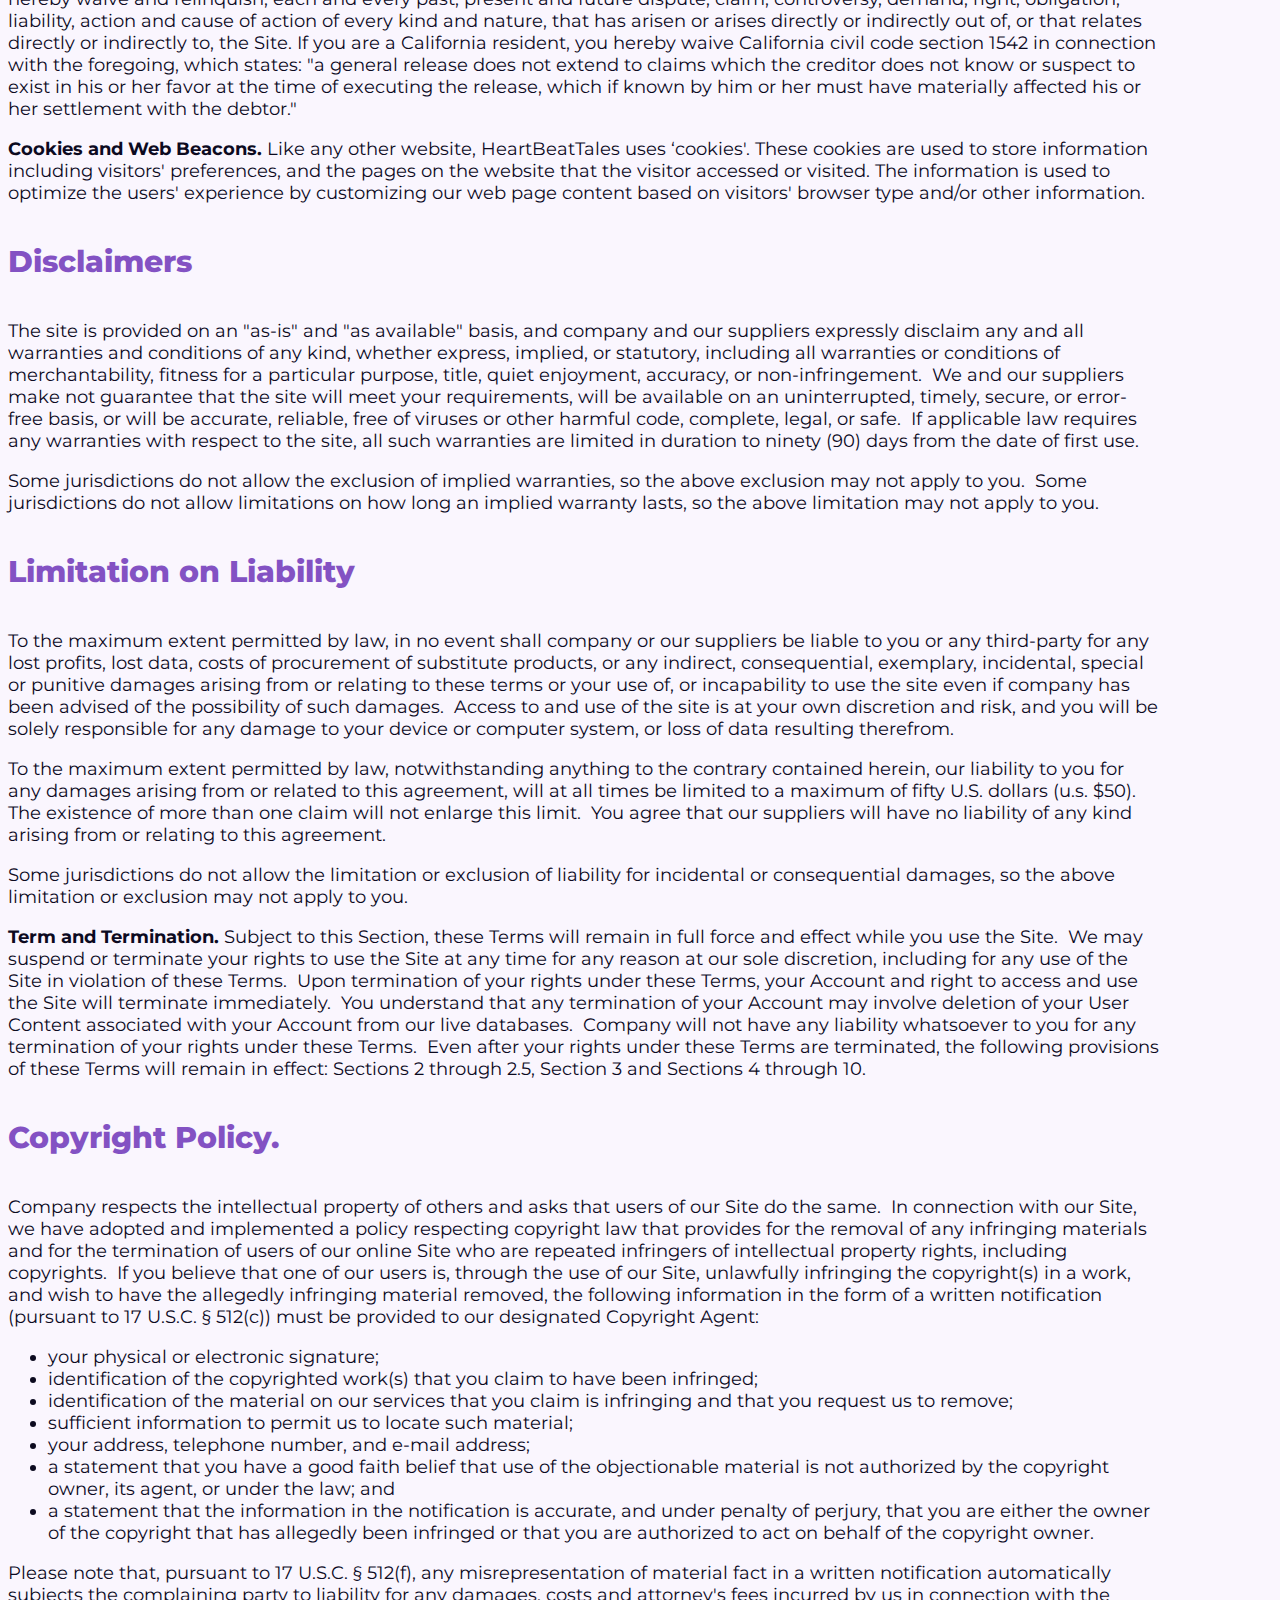
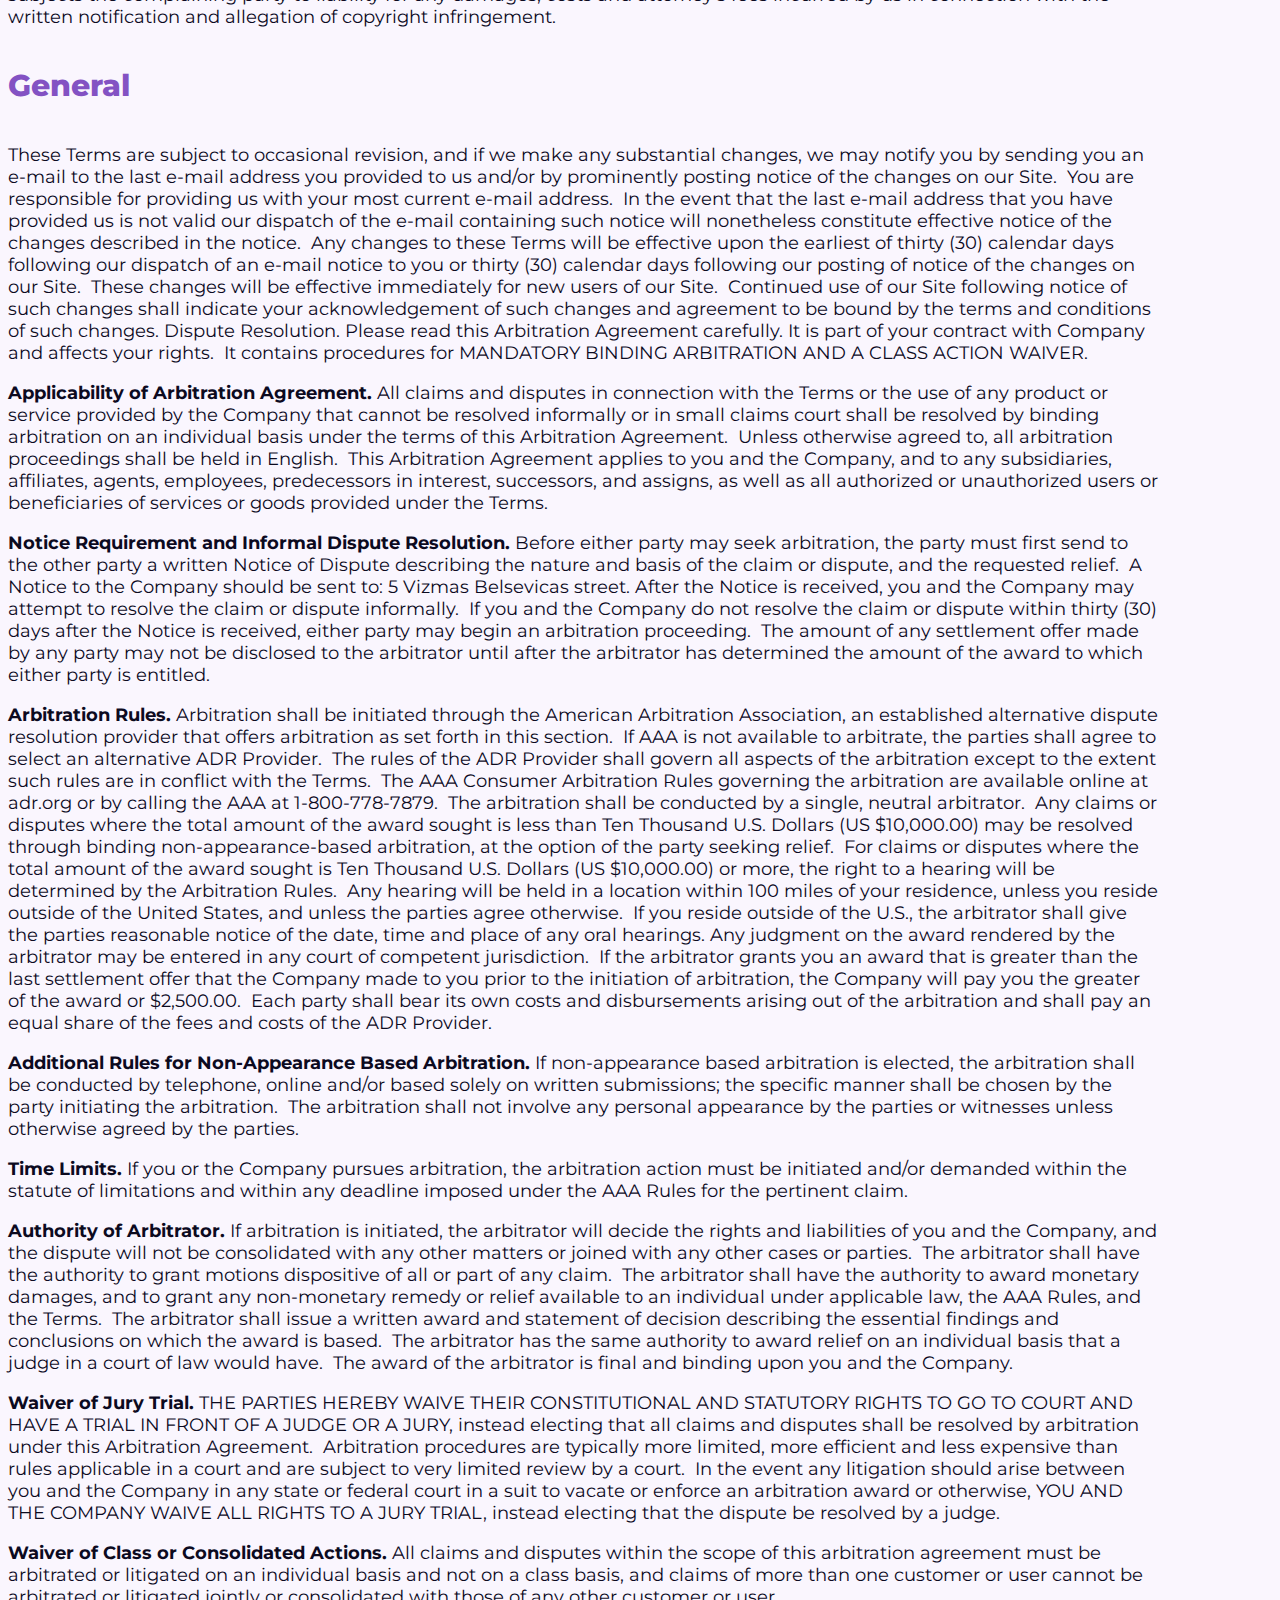
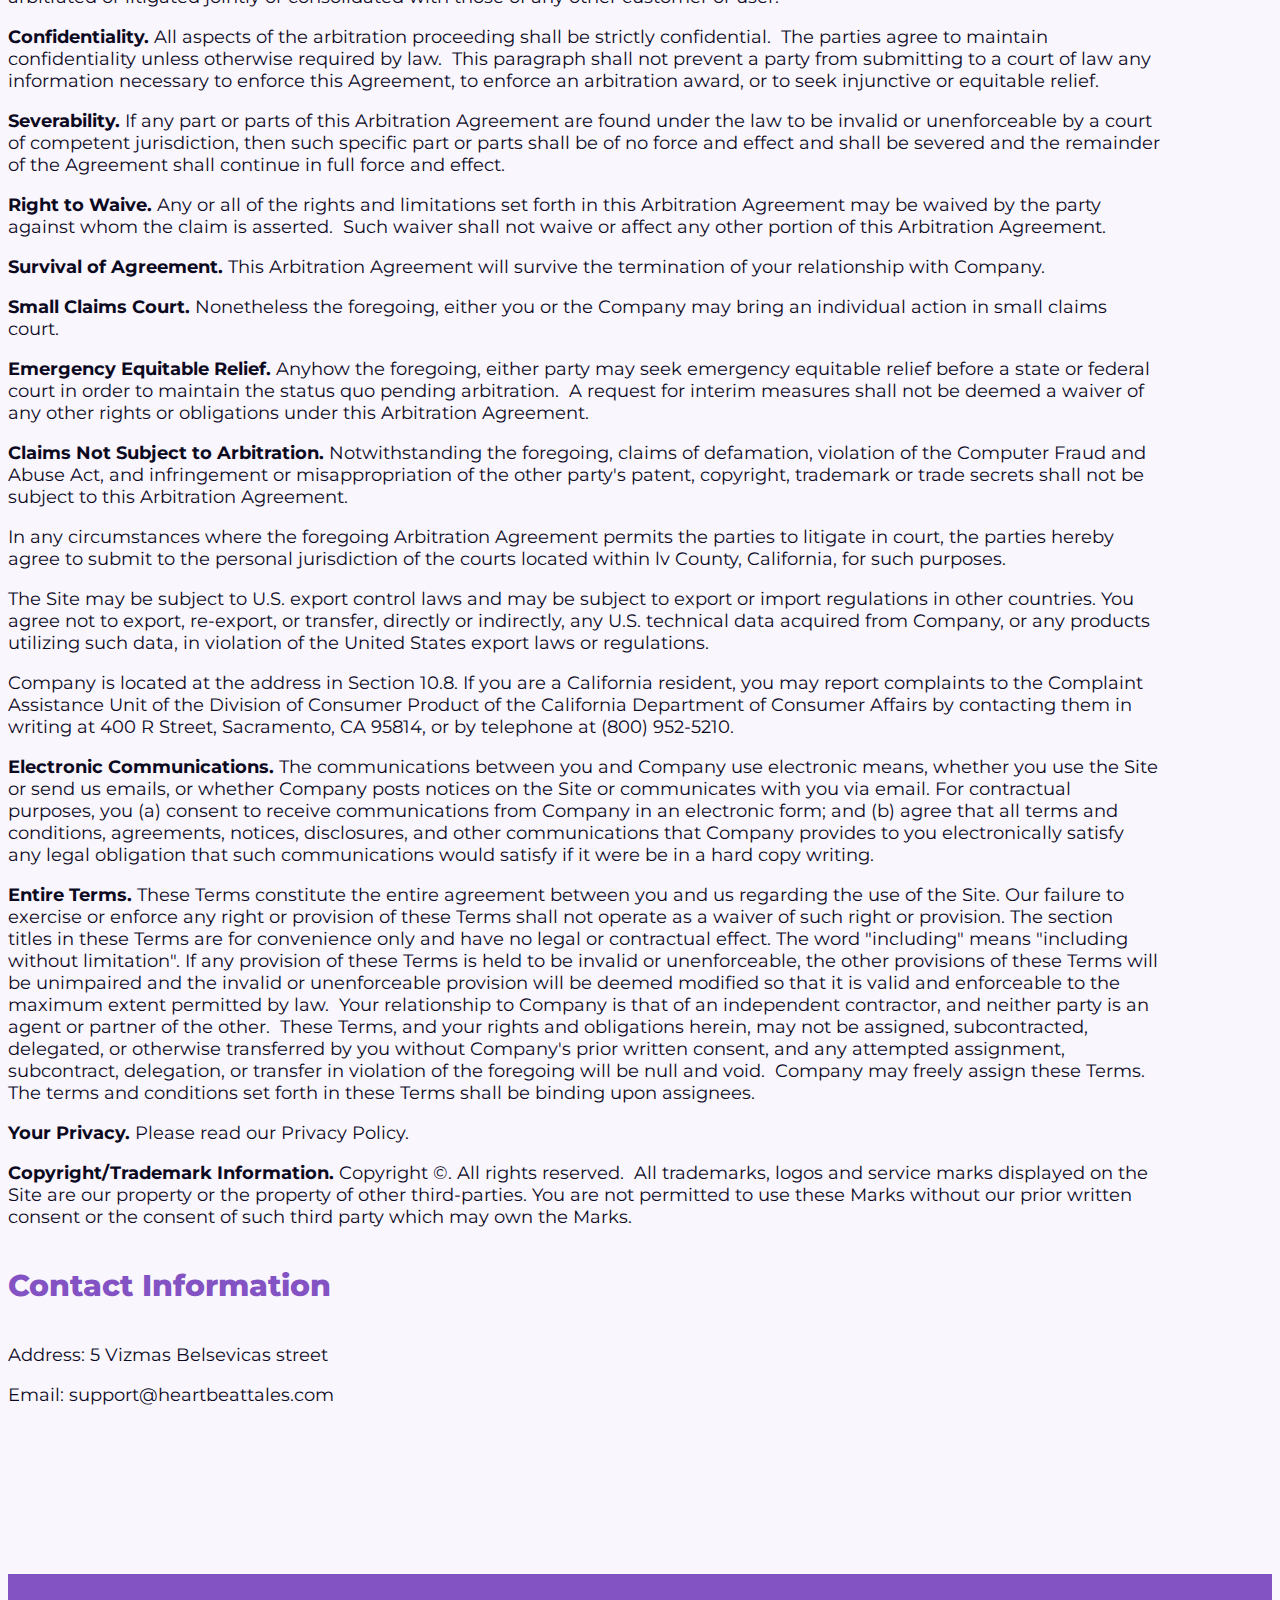
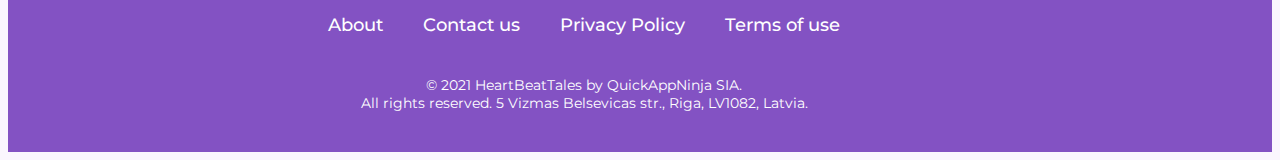
<file: app/terms.html>
<!DOCTYPE html>
<html lang="en">
<head>
	<meta charset="utf-8">
    <meta name="viewport" content="width=device-width, initial-scale=1">
	<meta http-equiv="X-UA-Compatible" content="ie=edge">
	<title>HeartBeatTiles</title>
	<link rel="preconnect" href="https://fonts.googleapis.com">
<link rel="preconnect" href="https://fonts.gstatic.com" crossorigin>
<link href="https://fonts.googleapis.com/css2?family=Montserrat:wght@300;400;500;600;700;800;900&display=swap" rel="stylesheet">
	<link rel="stylesheet" href="https://stackpath.bootstrapcdn.com/bootstrap/5.0.0-alpha1/css/bootstrap.min.css" integrity="sha384-r4NyP46KrjDleawBgD5tp8Y7UzmLA05oM1iAEQ17CSuDqnUK2+k9luXQOfXJCJ4I" crossorigin="anonymous">
	<link rel="stylesheet" href="css/style.min.css">
</head>
<body>

	<!-- start header -->
	<header class="header">
		<div class="container-fluid">
			<div class="logo">
				<a href="index.html">
					<img src="img/logo.svg" alt="">
				</a>
			</div>

			<div class="menu-btn">
				<div class="menu-row"></div>
				<div class="menu-row"></div>
				<div class="menu-row"></div>
			</div>
				<div class="menu">
					
					<ul>
						<li><a href="index.html">Home</a></li>
						<li><a href="about.html" >About</a></li>
						<li><a href="contact.html">Contact us</a></li>
						<li><a href="https://HeartBeatTales.com">Press here to Start</a></li>
						
					</ul>

				</div>
			
		</div>
	</header>
	<!-- end header -->



	<section class="main-screen main-screen--center main-screen--contact">
		<div class="container-fluid">
	
			<h2 class="h1">Terms of Use</h2>

<p>Version 1.0</p>

<p>The HeartBeatTales website located at heartbeattales.com is a copyrighted work belonging to QuickAppNinja SIA. Certain features of the Site may be subject to additional guidelines, terms, or rules, which will be posted on the Site in connection with such features.</p>

<p>All such additional terms, guidelines, and rules are incorporated by reference into these Terms.</p>

<p>These Terms of Use described the legally binding terms and conditions that oversee your use of the Site. BY LOGGING INTO THE SITE, YOU ARE BEING COMPLIANT THAT THESE TERMS and you represent that you have the authority and capacity to enter into these Terms. YOU SHOULD BE AT LEAST 18 YEARS OF AGE TO ACCESS THE SITE. IF YOU DISAGREE WITH ALL OF THE PROVISION OF THESE TERMS, DO NOT LOG INTO AND/OR USE THE SITE.<p>

<p>These terms require the use of arbitration Section 10.2 on an individual basis to resolve disputes and also limit the remedies available to you in the event of a dispute.</p>


<h2>Access to the Site</h2>

<p><strong>Subject to these Terms.</strong> Company grants you a non-transferable, non-exclusive, revocable, limited license to access the Site solely for your own personal, noncommercial use.</p>

<p><strong>Certain Restrictions.</strong> The rights approved to you in these Terms are subject to the following restrictions: (a) you shall not sell, rent, lease, transfer, assign, distribute, host, or otherwise commercially exploit the Site; (b) you shall not change, make derivative works of, disassemble, reverse compile or reverse engineer any part of the Site; (c) you shall not access the Site in order to build a similar or competitive website; and (d) except as expressly stated herein, no part of the Site may be copied, reproduced, distributed, republished, downloaded, displayed, posted or transmitted in any form or by any means unless otherwise indicated, any future release, update, or other addition to functionality of the Site shall be subject to these Terms.  All copyright and other proprietary notices on the Site must be retained on all copies thereof.</p>

<p>Company reserves the right to change, suspend, or cease the Site with or without notice to you.  You approved that Company will not be held liable to you or any third-party for any change, interruption, or termination of the Site or any part.</p>

<p><strong>No Support or Maintenance.</strong> You agree that Company will have no obligation to provide you with any support in connection with the Site.</p>

<p>Excluding any User Content that you may provide, you are aware that all the intellectual property rights, including copyrights, patents, trademarks, and trade secrets, in the Site and its content are owned by Company or Company's suppliers. Note that these Terms and access to the Site do not give you any rights, title or interest in or to any intellectual property rights, except for the limited access rights expressed in Section 2.1. Company and its suppliers reserve all rights not granted in these Terms.</p>


<h2>Third-Party Links & Ads; Other Users</h2>

<p><strong>Third-Party Links & Ads.</strong> The Site may contain links to third-party websites and services, and/or display advertisements for third-parties.  Such Third-Party Links & Ads are not under the control of Company, and Company is not responsible for any Third-Party Links & Ads.  Company provides access to these Third-Party Links & Ads only as a convenience to you, and does not review, approve, monitor, endorse, warrant, or make any representations with respect to Third-Party Links & Ads.  You use all Third-Party Links & Ads at your own risk, and should apply a suitable level of caution and discretion in doing so. When you click on any of the Third-Party Links & Ads, the applicable third party's terms and policies apply, including the third party's privacy and data gathering practices.</p>

<p><strong>Other Users.</strong> Each Site user is solely responsible for any and all of its own User Content.  Because we do not control User Content, you acknowledge and agree that we are not responsible for any User Content, whether provided by you or by others.  You agree that Company will not be responsible for any loss or damage incurred as the result of any such interactions.  If there is a dispute between you and any Site user, we are under no obligation to become involved.</p>

<p>You hereby release and forever discharge the Company and our officers, employees, agents, successors, and assigns from, and hereby waive and relinquish, each and every past, present and future dispute, claim, controversy, demand, right, obligation, liability, action and cause of action of every kind and nature, that has arisen or arises directly or indirectly out of, or that relates directly or indirectly to, the Site. If you are a California resident, you hereby waive California civil code section 1542 in connection with the foregoing, which states: "a general release does not extend to claims which the creditor does not know or suspect to exist in his or her favor at the time of executing the release, which if known by him or her must have materially affected his or her settlement with the debtor."</p>

<p><strong>Cookies and Web Beacons.</strong> Like any other website, HeartBeatTales uses ‘cookies'. These cookies are used to store information including visitors' preferences, and the pages on the website that the visitor accessed or visited. The information is used to optimize the users' experience by customizing our web page content based on visitors' browser type and/or other information.</p>



<h2>Disclaimers</h2>

<p>The site is provided on an "as-is" and "as available" basis, and company and our suppliers expressly disclaim any and all warranties and conditions of any kind, whether express, implied, or statutory, including all warranties or conditions of merchantability, fitness for a particular purpose, title, quiet enjoyment, accuracy, or non-infringement.  We and our suppliers make not guarantee that the site will meet your requirements, will be available on an uninterrupted, timely, secure, or error-free basis, or will be accurate, reliable, free of viruses or other harmful code, complete, legal, or safe.  If applicable law requires any warranties with respect to the site, all such warranties are limited in duration to ninety (90) days from the date of first use.</p>

<p>Some jurisdictions do not allow the exclusion of implied warranties, so the above exclusion may not apply to you.  Some jurisdictions do not allow limitations on how long an implied warranty lasts, so the above limitation may not apply to you.</p>

<h2>Limitation on Liability</h2>

<p>To the maximum extent permitted by law, in no event shall company or our suppliers be liable to you or any third-party for any lost profits, lost data, costs of procurement of substitute products, or any indirect, consequential, exemplary, incidental, special or punitive damages arising from or relating to these terms or your use of, or incapability to use the site even if company has been advised of the possibility of such damages.  Access to and use of the site is at your own discretion and risk, and you will be solely responsible for any damage to your device or computer system, or loss of data resulting therefrom.</p>

<p>To the maximum extent permitted by law, notwithstanding anything to the contrary contained herein, our liability to you for any damages arising from or related to this agreement, will at all times be limited to a maximum of fifty U.S. dollars (u.s. $50). The existence of more than one claim will not enlarge this limit.  You agree that our suppliers will have no liability of any kind arising from or relating to this agreement.</p>

<p>Some jurisdictions do not allow the limitation or exclusion of liability for incidental or consequential damages, so the above limitation or exclusion may not apply to you.</p>

<p><strong>Term and Termination.</strong> Subject to this Section, these Terms will remain in full force and effect while you use the Site.  We may suspend or terminate your rights to use the Site at any time for any reason at our sole discretion, including for any use of the Site in violation of these Terms.  Upon termination of your rights under these Terms, your Account and right to access and use the Site will terminate immediately.  You understand that any termination of your Account may involve deletion of your User Content associated with your Account from our live databases.  Company will not have any liability whatsoever to you for any termination of your rights under these Terms.  Even after your rights under these Terms are terminated, the following provisions of these Terms will remain in effect: Sections 2 through 2.5, Section 3 and Sections 4 through 10.</p>

<h2>Copyright Policy.</h2>

<p>Company respects the intellectual property of others and asks that users of our Site do the same.  In connection with our Site, we have adopted and implemented a policy respecting copyright law that provides for the removal of any infringing materials and for the termination of users of our online Site who are repeated infringers of intellectual property rights, including copyrights.  If you believe that one of our users is, through the use of our Site, unlawfully infringing the copyright(s) in a work, and wish to have the allegedly infringing material removed, the following information in the form of a written notification (pursuant to 17 U.S.C. § 512(c)) must be provided to our designated Copyright Agent:</p>

<ul>
    <li>your physical or electronic signature;</li>
    <li>identification of the copyrighted work(s) that you claim to have been infringed;</li>
    <li>identification of the material on our services that you claim is infringing and that you request us to remove;</li>
    <li>sufficient information to permit us to locate such material;</li>
    <li>your address, telephone number, and e-mail address;</li>
    <li>a statement that you have a good faith belief that use of the objectionable material is not authorized by the copyright owner, its agent, or under the law; and</li>
    <li>a statement that the information in the notification is accurate, and under penalty of perjury, that you are either the owner of the copyright that has allegedly been infringed or that you are authorized to act on behalf of the copyright owner.</li>
</ul>

<p>Please note that, pursuant to 17 U.S.C. § 512(f), any misrepresentation of material fact in a written notification automatically subjects the complaining party to liability for any damages, costs and attorney's fees incurred by us in connection with the written notification and allegation of copyright infringement.</p>

<h2>General</h2>

<p>These Terms are subject to occasional revision, and if we make any substantial changes, we may notify you by sending you an e-mail to the last e-mail address you provided to us and/or by prominently posting notice of the changes on our Site.  You are responsible for providing us with your most current e-mail address.  In the event that the last e-mail address that you have provided us is not valid our dispatch of the e-mail containing such notice will nonetheless constitute effective notice of the changes described in the notice.  Any changes to these Terms will be effective upon the earliest of thirty (30) calendar days following our dispatch of an e-mail notice to you or thirty (30) calendar days following our posting of notice of the changes on our Site.  These changes will be effective immediately for new users of our Site.  Continued use of our Site following notice of such changes shall indicate your acknowledgement of such changes and agreement to be bound by the terms and conditions of such changes.
Dispute Resolution. Please read this Arbitration Agreement carefully. It is part of your contract with Company and affects your rights.  It contains procedures for MANDATORY BINDING ARBITRATION AND A CLASS ACTION WAIVER.</p>

<p><strong>Applicability of Arbitration Agreement.</strong> All claims and disputes in connection with the Terms or the use of any product or service provided by the Company that cannot be resolved informally or in small claims court shall be resolved by binding arbitration on an individual basis under the terms of this Arbitration Agreement.  Unless otherwise agreed to, all arbitration proceedings shall be held in English.  This Arbitration Agreement applies to you and the Company, and to any subsidiaries, affiliates, agents, employees, predecessors in interest, successors, and assigns, as well as all authorized or unauthorized users or beneficiaries of services or goods provided under the Terms.</p>

<p><strong>Notice Requirement and Informal Dispute Resolution.</strong> Before either party may seek arbitration, the party must first send to the other party a written Notice of Dispute describing the nature and basis of the claim or dispute, and the requested relief.  A Notice to the Company should be sent to: 5 Vizmas Belsevicas street. After the Notice is received, you and the Company may attempt to resolve the claim or dispute informally.  If you and the Company do not resolve the claim or dispute within thirty (30) days after the Notice is received, either party may begin an arbitration proceeding.  The amount of any settlement offer made by any party may not be disclosed to the arbitrator until after the arbitrator has determined the amount of the award to which either party is entitled.</p>

<p><strong>Arbitration Rules.</strong> Arbitration shall be initiated through the American Arbitration Association, an established alternative dispute resolution provider that offers arbitration as set forth in this section.  If AAA is not available to arbitrate, the parties shall agree to select an alternative ADR Provider.  The rules of the ADR Provider shall govern all aspects of the arbitration except to the extent such rules are in conflict with the Terms.  The AAA Consumer Arbitration Rules governing the arbitration are available online at adr.org or by calling the AAA at 1-800-778-7879.  The arbitration shall be conducted by a single, neutral arbitrator.  Any claims or disputes where the total amount of the award sought is less than Ten Thousand U.S. Dollars (US $10,000.00) may be resolved through binding non-appearance-based arbitration, at the option of the party seeking relief.  For claims or disputes where the total amount of the award sought is Ten Thousand U.S. Dollars (US $10,000.00) or more, the right to a hearing will be determined by the Arbitration Rules.  Any hearing will be held in a location within 100 miles of your residence, unless you reside outside of the United States, and unless the parties agree otherwise.  If you reside outside of the U.S., the arbitrator shall give the parties reasonable notice of the date, time and place of any oral hearings. Any judgment on the award rendered by the arbitrator may be entered in any court of competent jurisdiction.  If the arbitrator grants you an award that is greater than the last settlement offer that the Company made to you prior to the initiation of arbitration, the Company will pay you the greater of the award or $2,500.00.  Each party shall bear its own costs and disbursements arising out of the arbitration and shall pay an equal share of the fees and costs of the ADR Provider.</p>

<p><strong>Additional Rules for Non-Appearance Based Arbitration.</strong> If non-appearance based arbitration is elected, the arbitration shall be conducted by telephone, online and/or based solely on written submissions; the specific manner shall be chosen by the party initiating the arbitration.  The arbitration shall not involve any personal appearance by the parties or witnesses unless otherwise agreed by the parties.</p>

<p><strong>Time Limits.</strong> If you or the Company pursues arbitration, the arbitration action must be initiated and/or demanded within the statute of limitations and within any deadline imposed under the AAA Rules for the pertinent claim.</p>

<p><strong>Authority of Arbitrator.</strong> If arbitration is initiated, the arbitrator will decide the rights and liabilities of you and the Company, and the dispute will not be consolidated with any other matters or joined with any other cases or parties.  The arbitrator shall have the authority to grant motions dispositive of all or part of any claim.  The arbitrator shall have the authority to award monetary damages, and to grant any non-monetary remedy or relief available to an individual under applicable law, the AAA Rules, and the Terms.  The arbitrator shall issue a written award and statement of decision describing the essential findings and conclusions on which the award is based.  The arbitrator has the same authority to award relief on an individual basis that a judge in a court of law would have.  The award of the arbitrator is final and binding upon you and the Company.</p>

<p><strong>Waiver of Jury Trial.</strong> THE PARTIES HEREBY WAIVE THEIR CONSTITUTIONAL AND STATUTORY RIGHTS TO GO TO COURT AND HAVE A TRIAL IN FRONT OF A JUDGE OR A JURY, instead electing that all claims and disputes shall be resolved by arbitration under this Arbitration Agreement.  Arbitration procedures are typically more limited, more efficient and less expensive than rules applicable in a court and are subject to very limited review by a court.  In the event any litigation should arise between you and the Company in any state or federal court in a suit to vacate or enforce an arbitration award or otherwise, YOU AND THE COMPANY WAIVE ALL RIGHTS TO A JURY TRIAL, instead electing that the dispute be resolved by a judge.</p>

<p><strong>Waiver of Class or Consolidated Actions.</strong> All claims and disputes within the scope of this arbitration agreement must be arbitrated or litigated on an individual basis and not on a class basis, and claims of more than one customer or user cannot be arbitrated or litigated jointly or consolidated with those of any other customer or user.</p>

<p><strong>Confidentiality.</strong> All aspects of the arbitration proceeding shall be strictly confidential.  The parties agree to maintain confidentiality unless otherwise required by law.  This paragraph shall not prevent a party from submitting to a court of law any information necessary to enforce this Agreement, to enforce an arbitration award, or to seek injunctive or equitable relief.</p>

<p><strong>Severability.</strong> If any part or parts of this Arbitration Agreement are found under the law to be invalid or unenforceable by a court of competent jurisdiction, then such specific part or parts shall be of no force and effect and shall be severed and the remainder of the Agreement shall continue in full force and effect.</p>

<p><strong>Right to Waive.</strong> Any or all of the rights and limitations set forth in this Arbitration Agreement may be waived by the party against whom the claim is asserted.  Such waiver shall not waive or affect any other portion of this Arbitration Agreement.</p>

<p><strong>Survival of Agreement.</strong> This Arbitration Agreement will survive the termination of your relationship with Company.</p>

<p><strong>Small Claims Court.</strong> Nonetheless the foregoing, either you or the Company may bring an individual action in small claims court.</p>

<p><strong>Emergency Equitable Relief.</strong> Anyhow the foregoing, either party may seek emergency equitable relief before a state or federal court in order to maintain the status quo pending arbitration.  A request for interim measures shall not be deemed a waiver of any other rights or obligations under this Arbitration Agreement.</p>

<p><strong>Claims Not Subject to Arbitration.</strong> Notwithstanding the foregoing, claims of defamation, violation of the Computer Fraud and Abuse Act, and infringement or misappropriation of the other party's patent, copyright, trademark or trade secrets shall not be subject to this Arbitration Agreement.</p>

<p>In any circumstances where the foregoing Arbitration Agreement permits the parties to litigate in court, the parties hereby agree to submit to the personal jurisdiction of the courts located within lv County, California, for such purposes.</p>

<p>The Site may be subject to U.S. export control laws and may be subject to export or import regulations in other countries. You agree not to export, re-export, or transfer, directly or indirectly, any U.S. technical data acquired from Company, or any products utilizing such data, in violation of the United States export laws or regulations.</p>

<p>Company is located at the address in Section 10.8. If you are a California resident, you may report complaints to the Complaint Assistance Unit of the Division of Consumer Product of the California Department of Consumer Affairs by contacting them in writing at 400 R Street, Sacramento, CA 95814, or by telephone at (800) 952-5210.</p>

<p><strong>Electronic Communications.</strong> The communications between you and Company use electronic means, whether you use the Site or send us emails, or whether Company posts notices on the Site or communicates with you via email. For contractual purposes, you (a) consent to receive communications from Company in an electronic form; and (b) agree that all terms and conditions, agreements, notices, disclosures, and other communications that Company provides to you electronically satisfy any legal obligation that such communications would satisfy if it were be in a hard copy writing.</p>

<p><strong>Entire Terms.</strong> These Terms constitute the entire agreement between you and us regarding the use of the Site. Our failure to exercise or enforce any right or provision of these Terms shall not operate as a waiver of such right or provision. The section titles in these Terms are for convenience only and have no legal or contractual effect. The word "including" means "including without limitation". If any provision of these Terms is held to be invalid or unenforceable, the other provisions of these Terms will be unimpaired and the invalid or unenforceable provision will be deemed modified so that it is valid and enforceable to the maximum extent permitted by law.  Your relationship to Company is that of an independent contractor, and neither party is an agent or partner of the other.  These Terms, and your rights and obligations herein, may not be assigned, subcontracted, delegated, or otherwise transferred by you without Company's prior written consent, and any attempted assignment, subcontract, delegation, or transfer in violation of the foregoing will be null and void.  Company may freely assign these Terms.  The terms and conditions set forth in these Terms shall be binding upon assignees.</p>

<p><strong>Your Privacy.</strong> Please read our Privacy Policy.</p>

<p><strong>Copyright/Trademark Information.</strong> Copyright ©. All rights reserved.  All trademarks, logos and service marks displayed on the Site are our property or the property of other third-parties. You are not permitted to use these Marks without our prior written consent or the consent of such third party which may own the Marks.</p>

<h2>Contact Information</h2>

<p>Address: 5 Vizmas Belsevicas street</p>
<p>Email: support@heartbeattales.com</p>
		</div>
	</section>


	

	
	<div class="fixed-footer sticky">
		<a href="https://HeartBeatTales.com" class="fixed-footer__button button">
			PRESS HERE TO START
		</a>
	</div>

	<footer class="footer">
		<div class="container-fluid">

			<div class="footer-menu">
				<a href="about.html">
					About
				</a>
				
				<a href="contact.html">
					Contact us
				</a>

				<a href="privacy.html">
					Privacy Policy
				</a>

				<a href="terms.html">
					Terms of use
				</a>

			</div>
			<div class="copy">
				© 2021 HeartBeatTales by QuickAppNinja SIA. <br> 
				All rights reserved.
5 Vizmas Belsevicas str., Riga, LV1082, Latvia.
			</div>
		</div>
	</footer>
	<script
	src="https://code.jquery.com/jquery-3.7.1.min.js"
	integrity="sha256-/JqT3SQfawRcv/BIHPThkBvs0OEvtFFmqPF/lYI/Cxo="
	crossorigin="anonymous"></script>
	<script src="js/main.js"></script>
</body>
</html>
</file>
<file: app/css/style.min.css>
body{font-family:"Montserrat",sans-serif;font-size:18px;color:#0c0a1f;background:rgba(243,232,252,.4)}.header{padding-top:30px;padding-bottom:30px;position:fixed;width:100%;left:0;top:0;-webkit-transition:all .3s;-o-transition:all .3s;transition:all .3s;padding-left:0;padding-right:0}.header .container-fluid{display:-webkit-box;display:-ms-flexbox;display:flex;-webkit-box-pack:justify;-ms-flex-pack:justify;justify-content:space-between;-webkit-box-align:center;-ms-flex-align:center;align-items:center;width:1350px}.container-fluid{width:1200px;max-width:90vw}.menu ul{display:-webkit-box;display:-ms-flexbox;display:flex;padding:0;margin:0;-webkit-box-align:center;-ms-flex-align:center;align-items:center;list-style:none}.menu li{margin-left:30px}.menu li:last-child a{background:-webkit-gradient(linear, left top, left bottom, from(#BD8CE8), to(#9A69D2));background:-o-linear-gradient(#BD8CE8, #9A69D2);background:linear-gradient(#BD8CE8, #9A69D2);color:#fff;text-transform:uppercase;font-weight:700;height:50px;display:-webkit-box;display:-ms-flexbox;display:flex;-webkit-box-pack:center;-ms-flex-pack:center;justify-content:center;-webkit-box-align:center;-ms-flex-align:center;align-items:center;padding:0 20px;border-radius:15px;font-style:italic}.menu li:last-child a:hover{background:#8352c3;text-decoration:none}.menu a{text-decoration:none;color:#0c0a1f;font-weight:600}.menu a:hover,.menu a.active{color:#8352c3;text-decoration:underline}.main-screen{padding-top:160px;padding-bottom:100px}.main-screen__img{-o-object-fit:cover;object-fit:cover;-o-object-position:center;object-position:center;width:450px;height:450px;border-radius:50%;margin-left:auto;margin-right:auto;display:block;-webkit-box-shadow:0px 0px 100px #8352c3;box-shadow:0px 0px 100px #8352c3}.main-screen__title,h2{font-size:40px;font-weight:800;color:#8352c3;line-height:1.2;margin-top:40px;margin-bottom:40px}.main-screen .row{-webkit-box-align:center;-ms-flex-align:center;align-items:center}.main-screen__title--s,h2{font-size:30px}.main-screen__sub-title{font-size:22px;font-weight:500}.main-screen__sub-title span{font-weight:700}.main-screen--center{padding-bottom:0}.main-screen--center .row{-webkit-box-align:center;-ms-flex-align:center;align-items:center}.steps-section{padding-top:50px;padding-bottom:100px}.steps-section .row{margin-top:80px}.h2{text-align:center;font-weight:600;font-size:26px;text-transform:capitalize}.h2 span{font-weight:700}.step-item{text-align:center}.step-value{background:#8352c3;width:80px;height:80px;display:-webkit-box;display:-ms-flexbox;display:flex;-webkit-box-pack:center;-ms-flex-pack:center;justify-content:center;-webkit-box-align:center;-ms-flex-align:center;align-items:center;border-radius:50%;margin-left:auto;margin-right:auto;font-weight:900;font-size:30px;-webkit-box-orient:vertical;-webkit-box-direction:normal;-ms-flex-direction:column;flex-direction:column;line-height:1;color:#fff;margin-bottom:20px}.step-value span{font-weight:500;font-size:16px;display:block}.step-title{font-weight:700;font-size:24px;margin-bottom:5px}.items-section{background:#8352c3;padding-top:45px;padding-bottom:45px;color:#fff}.item{display:-webkit-box;display:-ms-flexbox;display:flex;-webkit-box-pack:start;-ms-flex-pack:start;justify-content:flex-start;-webkit-box-align:center;-ms-flex-align:center;align-items:center;text-align:center;font-size:16px;margin-bottom:20px}.item img{max-width:30px;max-height:30px}.item-list{width:330px;margin-left:auto;margin-right:auto;padding-top:40px;padding-bottom:10px}.item-img{min-width:60px;display:-webkit-box;display:-ms-flexbox;display:flex;-webkit-box-align:center;-ms-flex-align:center;align-items:center;-webkit-box-pack:center;-ms-flex-pack:center;justify-content:center}.row-section{padding-top:150px;padding-bottom:100px;text-align:center}.row-section .button{margin-top:30px;margin-bottom:10px}.row-section .container-fluid{width:600px;margin-left:auto;margin-right:auto}.girl-img{width:350px;height:350px;margin-left:auto;margin-right:auto;-o-object-fit:cover;object-fit:cover;-o-object-position:center;object-position:center;border-radius:50%;-webkit-box-shadow:0px 0px 100px #8352c3;box-shadow:0px 0px 100px #8352c3;margin-bottom:30px}.button{background:-webkit-gradient(linear, left top, left bottom, from(#BD8CE8), to(#9A69D2));background:-o-linear-gradient(#BD8CE8, #9A69D2);background:linear-gradient(#BD8CE8, #9A69D2);color:#fff;text-transform:uppercase;font-weight:700;height:50px;display:-webkit-box;display:-ms-flexbox;display:flex;-webkit-box-pack:center;-ms-flex-pack:center;justify-content:center;-webkit-box-align:center;-ms-flex-align:center;align-items:center;padding:0 20px;border-radius:15px;font-style:italic;text-decoration:none}.row-title{font-weight:600;font-style:italic;margin-top:20px;font-size:24px}.footer{background:#8352c3;color:#fff;padding-top:40px;padding-bottom:40px}.copy{text-align:center;font-size:14px}.button:hover{background:#8352c3;color:#fff}.footer-menu{display:-webkit-box;display:-ms-flexbox;display:flex;-webkit-box-pack:center;-ms-flex-pack:center;justify-content:center;-webkit-box-align:center;-ms-flex-align:center;align-items:center;margin-bottom:40px;font-weight:500}.footer-menu a{color:#fff;text-decoration:none;margin:0 20px}.header.sticky{background:#fff;z-index:999;padding-top:15px;padding-bottom:15px}.main-screen--last{padding-bottom:100px}.main-screen--text-center{text-align:center}.main-screen--center{padding-top:120px}.main-screen--center .main-screen__img{border-radius:30px}.h1{font-size:40px;text-align:center;margin-bottom:80px;font-weight:800;color:#8352c3}.main-screen--contact{padding-bottom:150px}.main-screen--contact p span{font-weight:700}.margin-30{margin-top:60px}.items-section__text{text-align:center;font-size:26px;font-style:italic;font-weight:500}.fixed-footer{display:none}@media only screen and (max-width: 1200px){.logo img{width:250px}}@media only screen and (max-width: 992px){.menu{display:none}.menu-row{width:30px;height:4px;margin-bottom:7px;background:#8352c3}.container-fluid{max-width:90vw}.header .container-fluid{min-width:90vw;padding-left:0;padding-right:0}.menu{position:absolute;top:100%;left:0;width:100vw;background:#fff}.menu ul{display:-webkit-box;display:-ms-flexbox;display:flex;-webkit-box-orient:vertical;-webkit-box-direction:normal;-ms-flex-direction:column;flex-direction:column;-webkit-box-align:start;-ms-flex-align:start;align-items:flex-start;padding-top:60px;padding-bottom:60px;width:90vw;margin-left:auto;margin-right:auto}.menu li{margin:0;margin-bottom:20px}.menu li:last-child a{width:100%}.main-screen{padding-top:120px;padding-bottom:50px}.main-screen__img{width:70vw;height:70vw;margin-top:50px}.main-screen__title{font-size:25px}.main-screen__sub-title{font-size:18px}.step-item{margin-bottom:50px}.item{margin-bottom:30px;font-size:14px}.girl-img{width:70vw;height:70vw}.row-section{padding-top:100px;padding-bottom:100px}.footer-menu{-webkit-box-orient:vertical;-webkit-box-direction:normal;-ms-flex-direction:column;flex-direction:column;margin-bottom:25px}.footer-menu a{margin-bottom:15px}.copy{font-size:13px}body{font-size:14px}.h1{margin-bottom:30px}.main-screen--center .main-screen__img{width:80vw;height:80vw}.main-screen--revert{padding-top:0}.main-screen--revert .row{-webkit-box-orient:vertical;-webkit-box-direction:reverse;-ms-flex-direction:column-reverse;flex-direction:column-reverse}.main-screen--last{padding-top:0}.steps-section{padding-bottom:50px}.main-screen__title{margin-top:20px;margin-bottom:30px}}@media only screen and (max-width: 768px){.items-section__text{font-size:24px}.items-section{padding-top:30px;padding-bottom:30px}.item{margin-bottom:20px}.fixed-footer{position:fixed;bottom:0;left:0;width:100%;padding-top:0px;padding-bottom:18px;display:-webkit-box;display:-ms-flexbox;display:flex;-webkit-box-orient:vertical;-webkit-box-direction:normal;-ms-flex-direction:column;flex-direction:column;-webkit-box-align:center;-ms-flex-align:center;align-items:center;z-index:999;-webkit-transform:translateY(100%);-ms-transform:translateY(100%);transform:translateY(100%);-webkit-transition:all .3s;-o-transition:all .3s;transition:all .3s}.fixed-footer .button{width:90vw}.fixed-footer.sticky{-webkit-transform:translateY(0);-ms-transform:translateY(0);transform:translateY(0)}}
</file>
